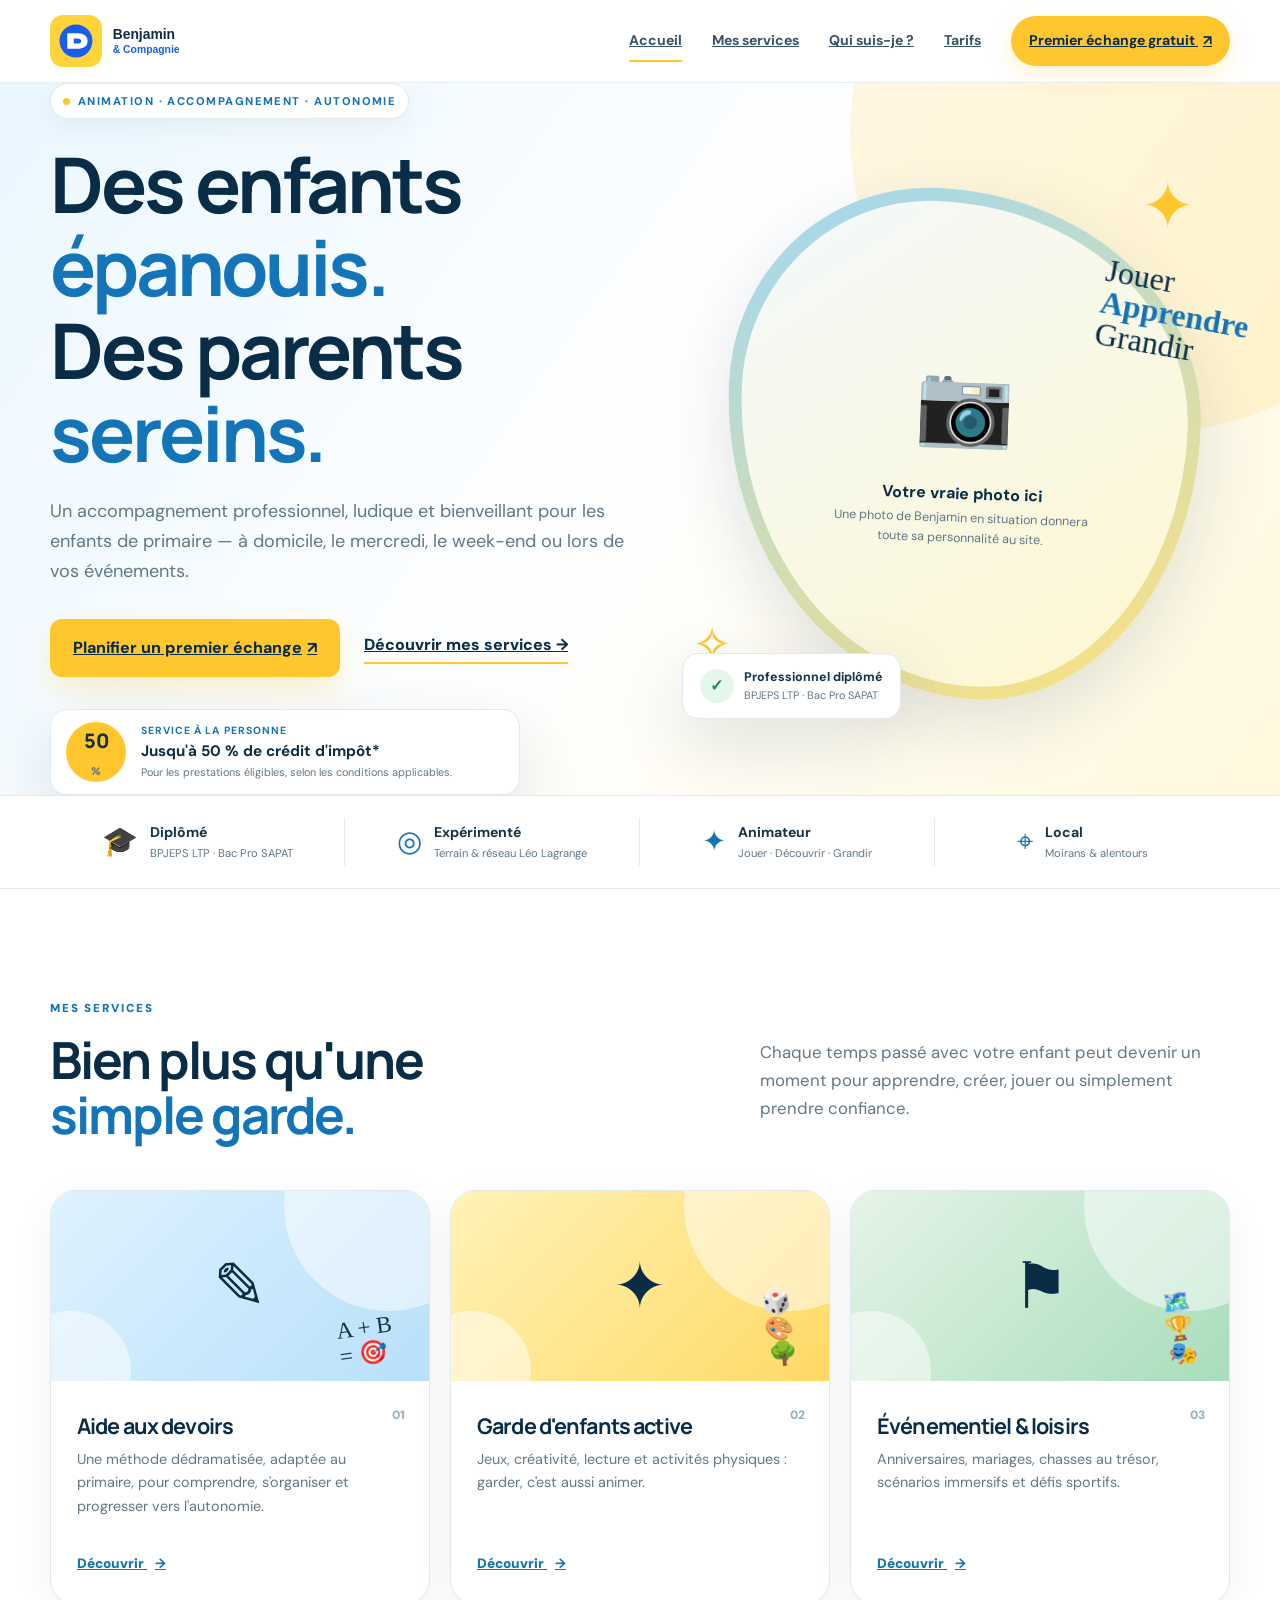
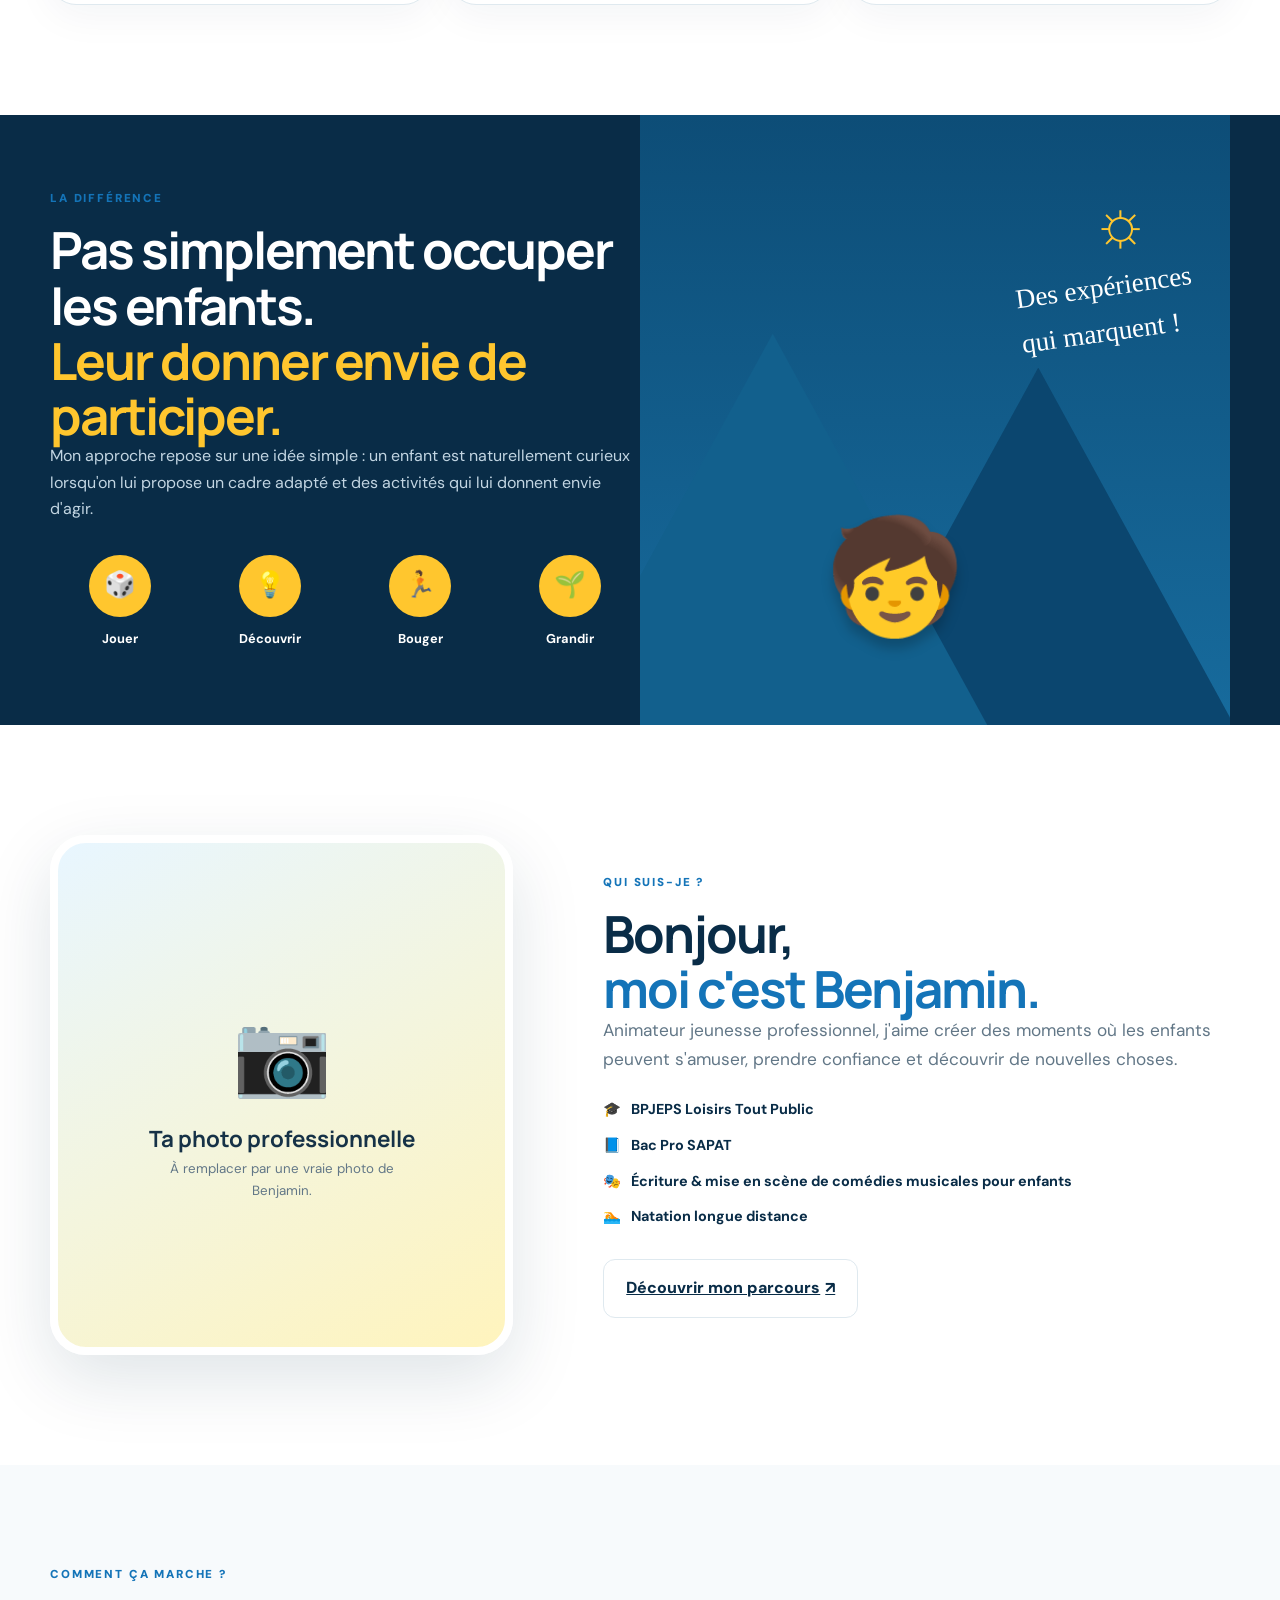
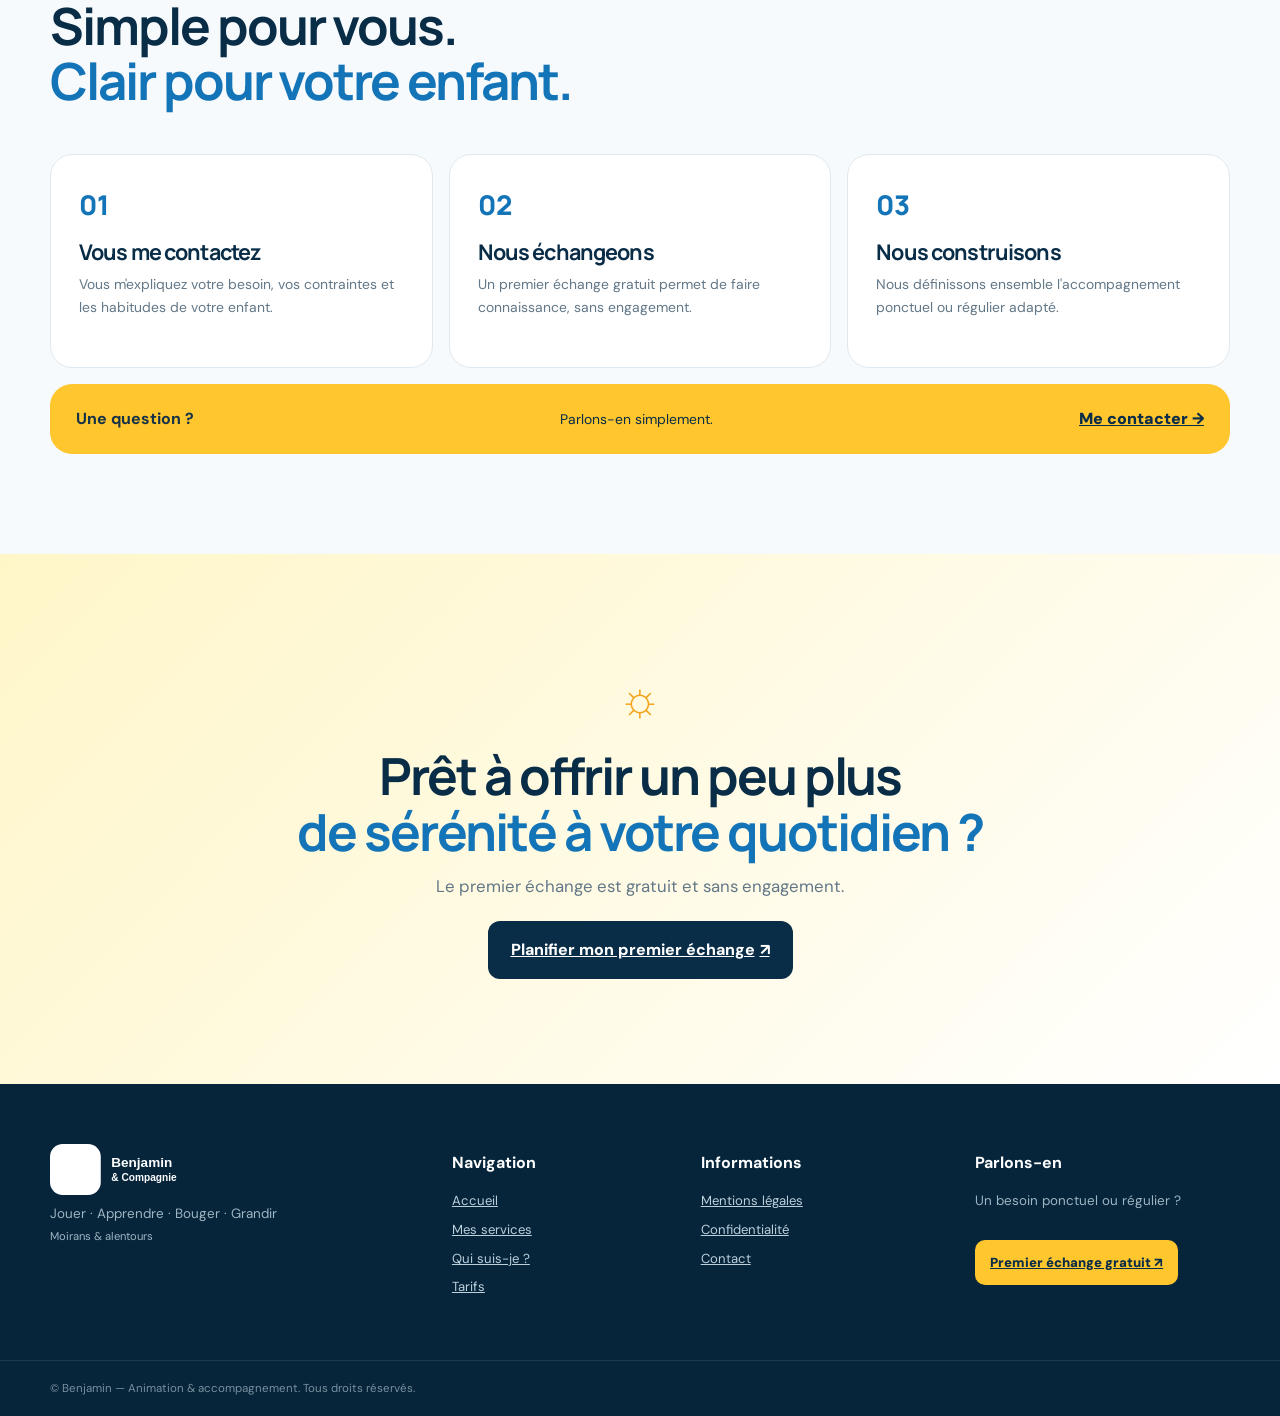
<file: index.html>
<!DOCTYPE html><html lang="fr"><head><meta charset="UTF-8"><meta name="viewport" content="width=device-width,initial-scale=1.0"><meta name="theme-color" content="#12304A"><meta name="description" content="Benjamin, animateur jeunesse professionnel à Moirans et alentours. Aide aux devoirs, garde active et animations pour enfants."><title>Benjamin — Jouer. Apprendre. Grandir.</title><link rel="icon" href="assets/favicon.svg" type="image/svg+xml"><link rel="preconnect" href="https://fonts.googleapis.com"><link rel="preconnect" href="https://fonts.gstatic.com" crossorigin><link href="https://fonts.googleapis.com/css2?family=DM+Sans:wght@400;500;600;700&family=Manrope:wght@600;700;800&display=swap" rel="stylesheet"><link rel="stylesheet" href="css/style.css"></head><body>
<header class="header"><div class="container nav"><a href="index.html" class="logo"><img src="assets/logo.svg" alt="Benjamin — Animation & accompagnement"></a><button class="hamb" aria-label="Menu" aria-expanded="false"><i></i><i></i><i></i></button><nav><a class="active" href="index.html">Accueil</a><a href="services.html">Mes services</a><a href="qui-suis-je.html">Qui suis-je ?</a><a href="tarifs.html">Tarifs</a><a href="contact.html" class="nav-btn">Premier échange gratuit <span>↗</span></a></nav></div></header>
<main>
<section class="hero-premium"><div class="hero-shape"></div><div class="container hero-inner"><div class="hero-copy reveal"><span class="pill"><b></b> ANIMATION · ACCOMPAGNEMENT · AUTONOMIE</span><h1>Des enfants<br><em>épanouis.</em><br>Des parents<br><em>sereins.</em></h1><p>Un accompagnement professionnel, ludique et bienveillant pour les enfants de primaire — à domicile, le mercredi, le week-end ou lors de vos événements.</p><div class="hero-buttons"><a class="btn yellow" href="contact.html">Planifier un premier échange <span>↗</span></a><a class="underlink" href="services.html">Découvrir mes services <span>→</span></a></div><div class="sap-premium"><div class="sap-round">50<small>%</small></div><div><b>SERVICE À LA PERSONNE</b><strong>Jusqu'à 50 % de crédit d'impôt*</strong><small>Pour les prestations éligibles, selon les conditions applicables.</small></div></div></div><div class="hero-art reveal delay"><div class="portrait-frame"><div class="portrait-placeholder"><div class="portrait-icon">📷</div><b>Votre vraie photo ici</b><span>Une photo de Benjamin en situation donnera toute sa personnalité au site.</span></div><div class="scribble">Jouer<br><strong>Apprendre</strong><br>Grandir</div></div><div class="orbit one">✦</div><div class="orbit two">✧</div><div class="mini-proof"><span>✓</span><div><b>Professionnel diplômé</b><small>BPJEPS LTP · Bac Pro SAPAT</small></div></div></div></div></section>
<section class="proofbar"><div class="container proof-grid"><div><span>🎓</span><div><b>Diplômé</b><small>BPJEPS LTP · Bac Pro SAPAT</small></div></div><div><span>◎</span><div><b>Expérimenté</b><small>Terrain & réseau Léo Lagrange</small></div></div><div><span>✦</span><div><b>Animateur</b><small>Jouer · Découvrir · Grandir</small></div></div><div><span>⌖</span><div><b>Local</b><small>Moirans & alentours</small></div></div></div></section>
<section class="section services-home"><div class="container"><div class="section-intro"><div><span class="eyebrow">MES SERVICES</span><h2>Bien plus qu'une<br><em>simple garde.</em></h2></div><p>Chaque temps passé avec votre enfant peut devenir un moment pour apprendre, créer, jouer ou simplement prendre confiance.</p></div><div class="service-grid"><article class="premium-card"><div class="card-art homework"><span>✎</span><div class="doodle">A + B<br>= 🎯</div></div><div class="card-body"><span class="card-index">01</span><h3>Aide aux devoirs</h3><p>Une méthode dédramatisée, adaptée au primaire, pour comprendre, s'organiser et progresser vers l'autonomie.</p><a href="services.html#devoirs">Découvrir <b>→</b></a></div></article><article class="premium-card"><div class="card-art play"><span>✦</span><div class="doodle">🎲<br>🎨<br>🌳</div></div><div class="card-body"><span class="card-index">02</span><h3>Garde d'enfants active</h3><p>Jeux, créativité, lecture et activités physiques : garder, c'est aussi animer.</p><a href="services.html#garde">Découvrir <b>→</b></a></div></article><article class="premium-card"><div class="card-art event"><span>⚑</span><div class="doodle">🗺️<br>🏆<br>🎭</div></div><div class="card-body"><span class="card-index">03</span><h3>Événementiel & loisirs</h3><p>Anniversaires, mariages, chasses au trésor, scénarios immersifs et défis sportifs.</p><a href="services.html#evenement">Découvrir <b>→</b></a></div></article></div></div></section>
<section class="difference"><div class="container difference-inner"><div class="difference-copy"><span class="eyebrow light">LA DIFFÉRENCE</span><h2>Pas simplement occuper les enfants.<br><em>Leur donner envie de participer.</em></h2><p>Mon approche repose sur une idée simple : un enfant est naturellement curieux lorsqu'on lui propose un cadre adapté et des activités qui lui donnent envie d'agir.</p><div class="values"><div><span>🎲</span><b>Jouer</b></div><div><span>💡</span><b>Découvrir</b></div><div><span>🏃</span><b>Bouger</b></div><div><span>🌱</span><b>Grandir</b></div></div></div><div class="mountain-art"><div class="sun">☼</div><div class="mountain m1"></div><div class="mountain m2"></div><div class="kid">🧒</div><span class="handnote">Des expériences<br>qui marquent !</span></div></div></section>
<section class="section about-home"><div class="container about-grid"><div class="about-photo"><div class="real-photo-placeholder"><span>📷</span><b>Ta photo professionnelle</b><small>À remplacer par une vraie photo de Benjamin.</small></div><span class="yellow-stroke"></span></div><div><span class="eyebrow">QUI SUIS-JE ?</span><h2>Bonjour,<br><em>moi c'est Benjamin.</em></h2><p class="large">Animateur jeunesse professionnel, j'aime créer des moments où les enfants peuvent s'amuser, prendre confiance et découvrir de nouvelles choses.</p><ul class="credentials"><li>🎓 <b>BPJEPS Loisirs Tout Public</b></li><li>📘 <b>Bac Pro SAPAT</b></li><li>🎭 <b>Écriture & mise en scène de comédies musicales pour enfants</b></li><li>🏊 <b>Natation longue distance</b></li></ul><a class="btn outline" href="qui-suis-je.html">Découvrir mon parcours <span>↗</span></a></div></div></section>
<section class="process"><div class="container"><div class="section-intro compact"><div><span class="eyebrow">COMMENT ÇA MARCHE ?</span><h2>Simple pour vous.<br><em>Clair pour votre enfant.</em></h2></div></div><div class="steps"><div><span>01</span><h3>Vous me contactez</h3><p>Vous m'expliquez votre besoin, vos contraintes et les habitudes de votre enfant.</p></div><div><span>02</span><h3>Nous échangeons</h3><p>Un premier échange gratuit permet de faire connaissance, sans engagement.</p></div><div><span>03</span><h3>Nous construisons</h3><p>Nous définissons ensemble l'accompagnement ponctuel ou régulier adapté.</p></div><aside><b>Une question ?</b><p>Parlons-en simplement.</p><a href="contact.html">Me contacter →</a></aside></div></div></section>
<section class="final-cta"><div class="container"><span class="sun-icon">☼</span><h2>Prêt à offrir un peu plus<br><em>de sérénité à votre quotidien ?</em></h2><p>Le premier échange est gratuit et sans engagement.</p><a class="btn navy" href="contact.html">Planifier mon premier échange <span>↗</span></a></div></section>
</main>
<footer class="footer"><div class="container footer-grid"><div><img src="assets/logo.svg" alt="Benjamin" class="footer-logo"><p>Jouer · Apprendre · Bouger · Grandir<br><small>Moirans & alentours</small></p></div><div><b>Navigation</b><a href="index.html">Accueil</a><a href="services.html">Mes services</a><a href="qui-suis-je.html">Qui suis-je ?</a><a href="tarifs.html">Tarifs</a></div><div><b>Informations</b><a href="mentions-legales.html">Mentions légales</a><a href="confidentialite.html">Confidentialité</a><a href="contact.html">Contact</a></div><div><b>Parlons-en</b><p>Un besoin ponctuel ou régulier ?</p><a class="footer-cta" href="contact.html">Premier échange gratuit ↗</a></div></div><div class="footer-bottom"><div class="container">© <span class="year"></span> Benjamin — Animation & accompagnement. Tous droits réservés.</div></div></footer><script src="js/script.js"></script></body></html>
</file>
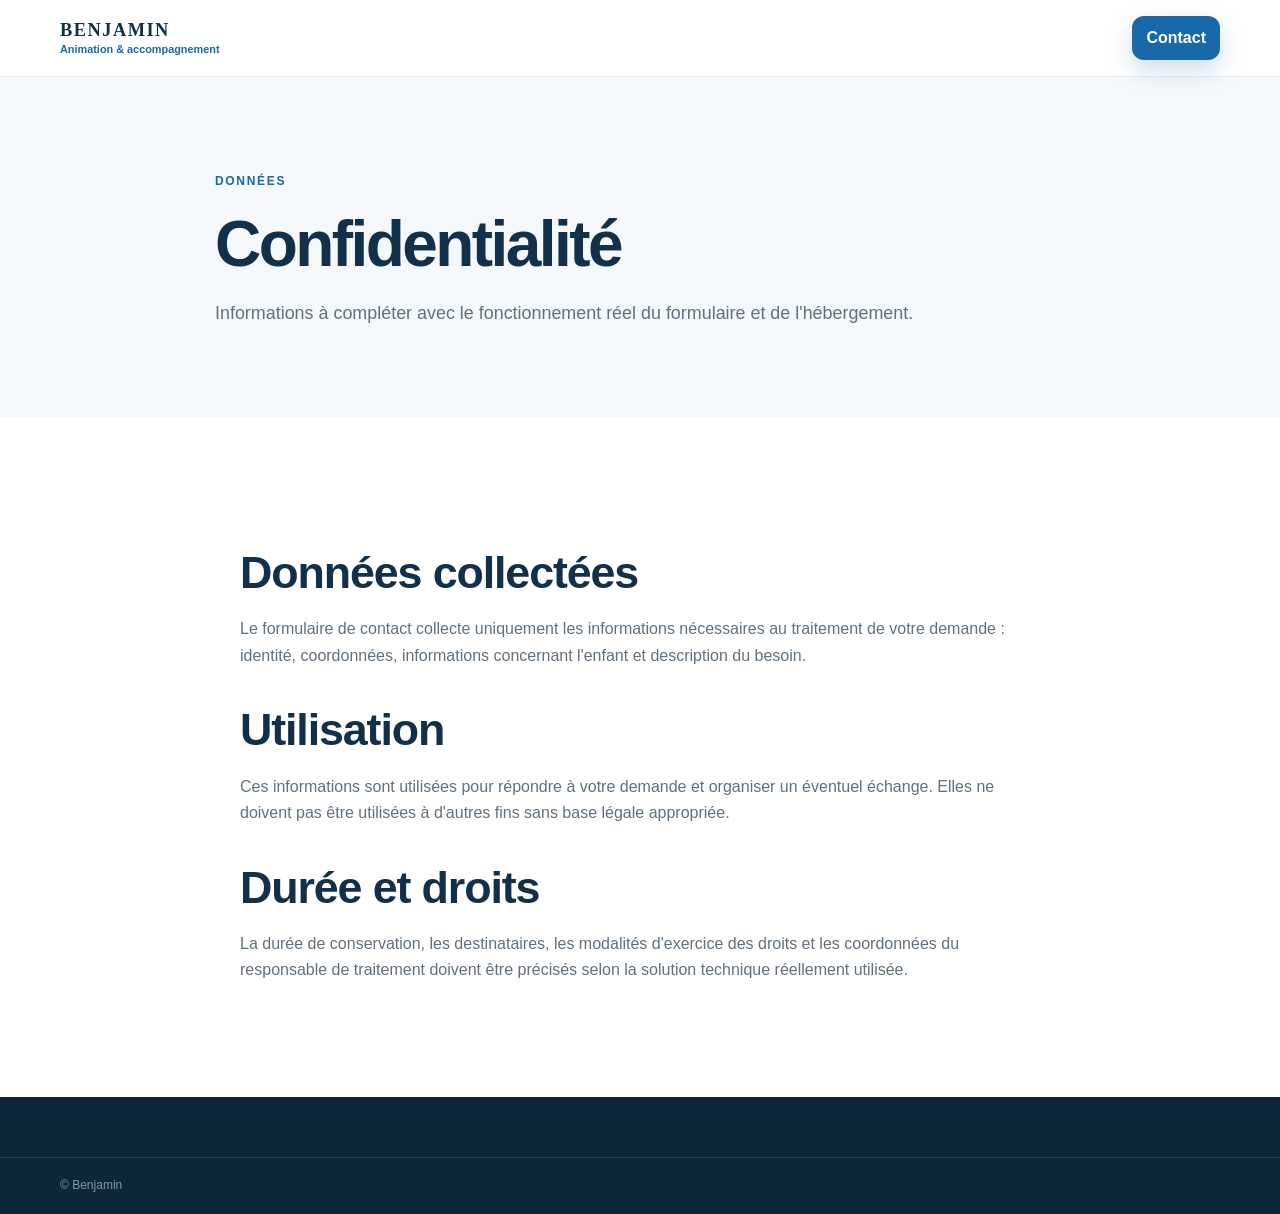
<file: confidentialite.html>
<!DOCTYPE html><html lang="fr"><head><meta charset="UTF-8"><meta name="viewport" content="width=device-width,initial-scale=1"><title>Confidentialité — Benjamin</title><link rel="stylesheet" href="css/legacy.css"></head><body><header class="site-header"><div class="container nav-wrap"><a class="brand" href="index.html"><span class="brand-name">BENJAMIN</span><span class="brand-sub">Animation & accompagnement</span></a><a class="btn btn-primary small-btn" href="contact.html">Contact</a></div></header><main><section class="page-hero"><div class="container narrow"><span class="eyebrow">DONNÉES</span><h1>Confidentialité</h1><p>Informations à compléter avec le fonctionnement réel du formulaire et de l'hébergement.</p></div></section><section class="section"><div class="container legal-content"><h2>Données collectées</h2><p>Le formulaire de contact collecte uniquement les informations nécessaires au traitement de votre demande : identité, coordonnées, informations concernant l'enfant et description du besoin.</p><h2>Utilisation</h2><p>Ces informations sont utilisées pour répondre à votre demande et organiser un éventuel échange. Elles ne doivent pas être utilisées à d'autres fins sans base légale appropriée.</p><h2>Durée et droits</h2><p>La durée de conservation, les destinataires, les modalités d'exercice des droits et les coordonnées du responsable de traitement doivent être précisés selon la solution technique réellement utilisée.</p></div></section></main><footer class="site-footer"><div class="footer-bottom"><div class="container">© <span class="year"></span> Benjamin</div></div></footer><script src="js/script.js"></script></body></html>
</file>
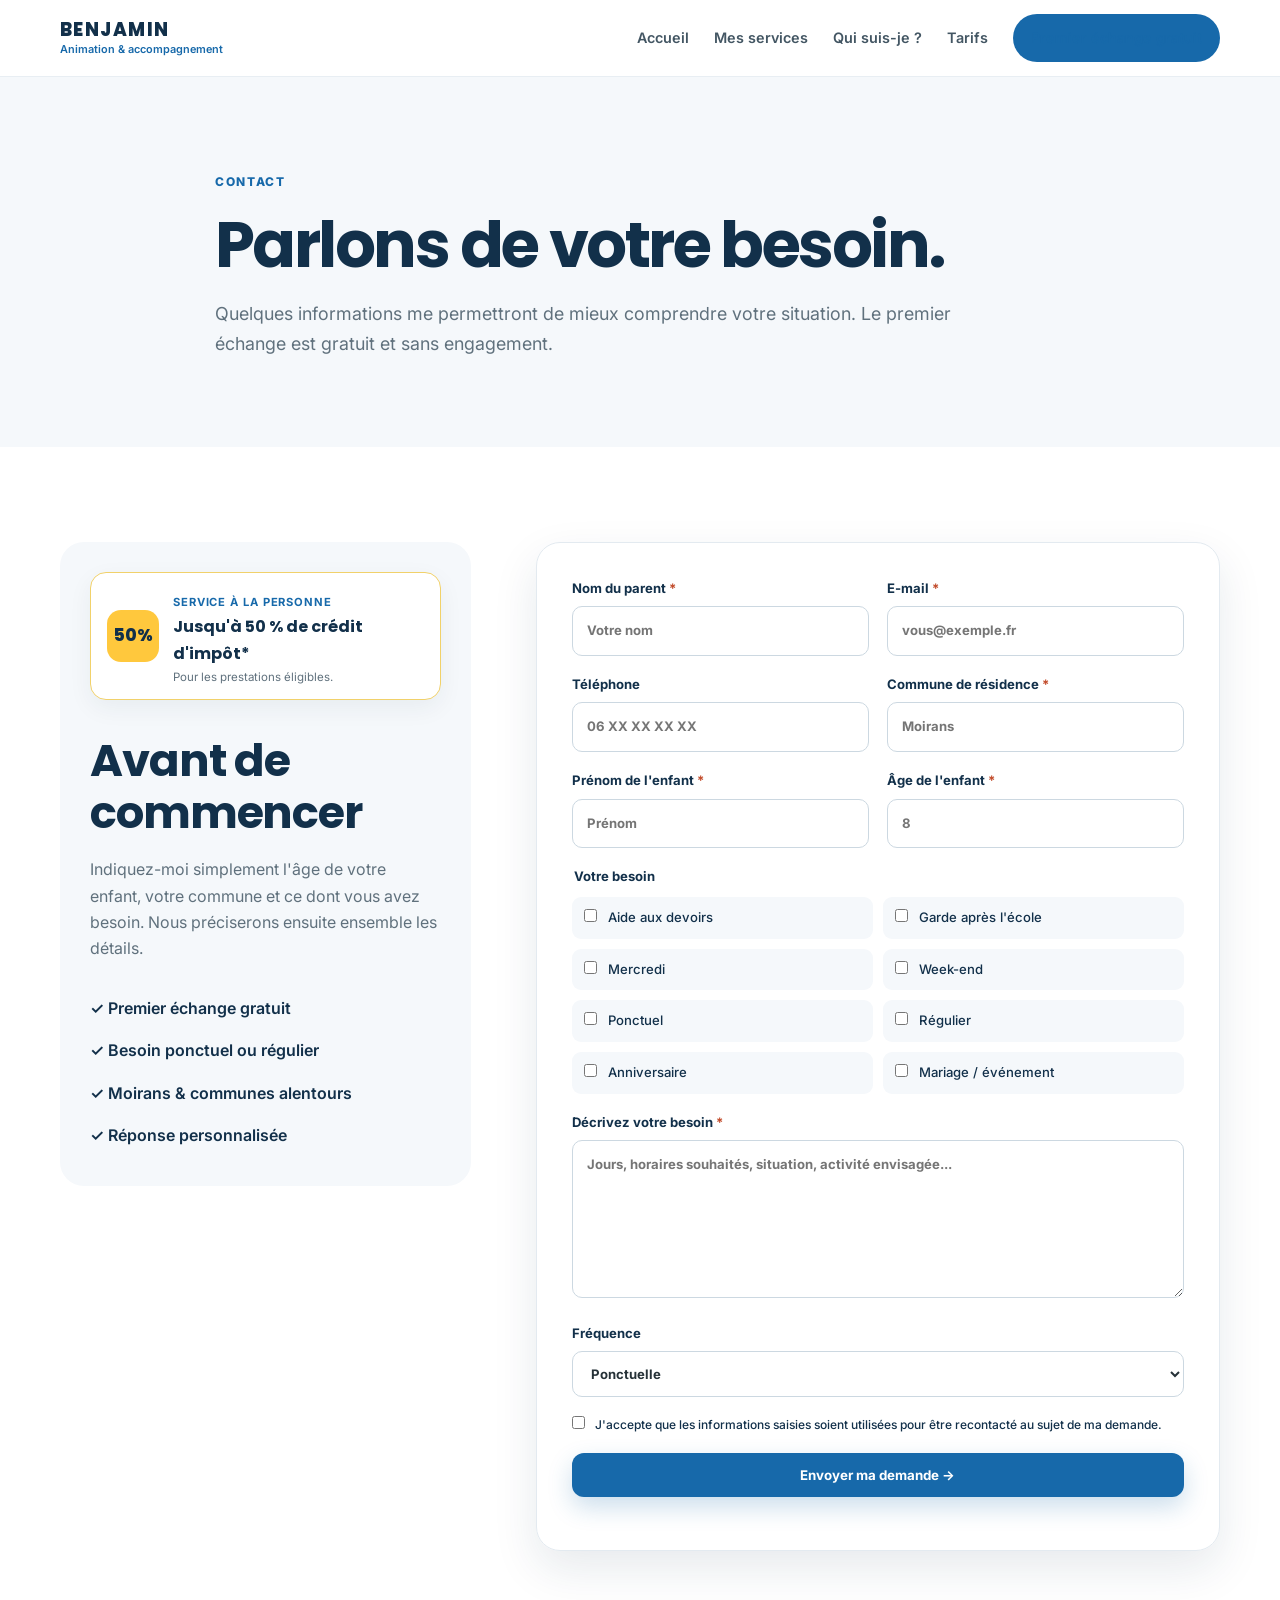
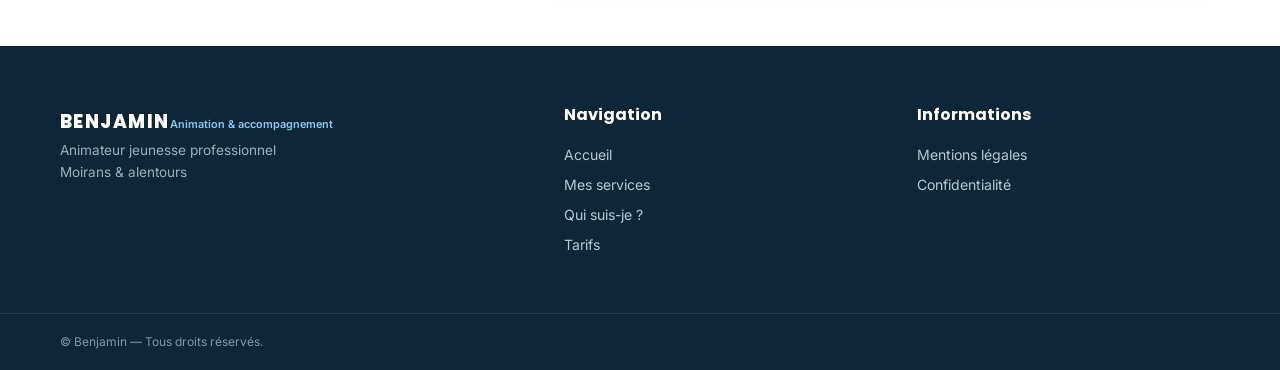
<file: contact.html>
<!DOCTYPE html>
<html lang="fr"><head><meta charset="UTF-8"><meta name="viewport" content="width=device-width, initial-scale=1.0"><meta name="description" content="Contactez Benjamin pour un accompagnement d'enfant à Moirans et alentours."><title>Contact — Benjamin</title><link rel="preconnect" href="https://fonts.googleapis.com"><link rel="preconnect" href="https://fonts.gstatic.com" crossorigin><link href="https://fonts.googleapis.com/css2?family=Inter:wght@400;500;600;700&family=Poppins:wght@600;700;800&display=swap" rel="stylesheet"><link rel="stylesheet" href="css/legacy.css"></head>
<body>
<header class="site-header"><div class="container nav-wrap"><a class="brand" href="index.html"><span class="brand-name">BENJAMIN</span><span class="brand-sub">Animation & accompagnement</span></a><button class="menu-toggle" aria-label="Ouvrir le menu" aria-expanded="false"><span></span><span></span><span></span></button><nav class="main-nav"><a href="index.html">Accueil</a><a href="services.html">Mes services</a><a href="qui-suis-je.html">Qui suis-je ?</a><a href="tarifs.html">Tarifs</a><a class="nav-cta active" href="contact.html">Premier échange gratuit</a></nav></div></header>
<main>
<section class="page-hero"><div class="container narrow"><span class="eyebrow">CONTACT</span><h1>Parlons de votre besoin.</h1><p>Quelques informations me permettront de mieux comprendre votre situation. Le premier échange est gratuit et sans engagement.</p></div></section>
<section class="section"><div class="container contact-grid"><aside class="contact-side"><div class="sap-badge"><span class="sap-icon">50%</span><div><strong>SERVICE À LA PERSONNE</strong><br><b>Jusqu'à 50 % de crédit d'impôt*</b><small>Pour les prestations éligibles.</small></div></div><h2>Avant de commencer</h2><p>Indiquez-moi simplement l'âge de votre enfant, votre commune et ce dont vous avez besoin. Nous préciserons ensuite ensemble les détails.</p><ul class="contact-list"><li>✓ Premier échange gratuit</li><li>✓ Besoin ponctuel ou régulier</li><li>✓ Moirans & communes alentours</li><li>✓ Réponse personnalisée</li></ul></aside>
<form class="contact-form" id="contactForm">
  <div class="form-row"><label>Nom du parent <span>*</span><input name="nom" required placeholder="Votre nom"></label><label>E-mail <span>*</span><input type="email" name="email" required placeholder="vous@exemple.fr"></label></div>
  <div class="form-row"><label>Téléphone<input type="tel" name="telephone" placeholder="06 XX XX XX XX"></label><label>Commune de résidence <span>*</span><input name="commune" required placeholder="Moirans"></label></div>
  <div class="form-row"><label>Prénom de l'enfant <span>*</span><input name="enfant" required placeholder="Prénom"></label><label>Âge de l'enfant <span>*</span><input type="number" name="age" min="1" max="18" required placeholder="8"></label></div>
  <fieldset><legend>Votre besoin</legend><div class="checkbox-grid"><label><input type="checkbox" name="besoin" value="Aide aux devoirs"> Aide aux devoirs</label><label><input type="checkbox" name="besoin" value="Garde après l'école"> Garde après l'école</label><label><input type="checkbox" name="besoin" value="Mercredi"> Mercredi</label><label><input type="checkbox" name="besoin" value="Week-end"> Week-end</label><label><input type="checkbox" name="besoin" value="Ponctuel"> Ponctuel</label><label><input type="checkbox" name="besoin" value="Régulier"> Régulier</label><label><input type="checkbox" name="besoin" value="Anniversaire"> Anniversaire</label><label><input type="checkbox" name="besoin" value="Mariage / événement"> Mariage / événement</label></div></fieldset>
<label>Décrivez votre besoin <span>*</span><textarea name="message" required rows="6" placeholder="Jours, horaires souhaités, situation, activité envisagée..."></textarea></label>
<label>Fréquence <select name="frequence"><option>Ponctuelle</option><option>Régulière</option><option>Je ne sais pas encore</option></select></label>
<label class="consent"><input type="checkbox" required> J'accepte que les informations saisies soient utilisées pour être recontacté au sujet de ma demande.</label>
<button class="btn btn-primary full" type="submit">Envoyer ma demande →</button>
<p class="form-status" id="formStatus" role="status"></p>
</form></div></section>
</main>
<footer class="site-footer"><div class="container footer-grid"><div><a class="brand footer-brand" href="index.html"><span class="brand-name">BENJAMIN</span><span class="brand-sub">Animation & accompagnement</span></a><p>Animateur jeunesse professionnel<br>Moirans & alentours</p></div><div><h4>Navigation</h4><a href="index.html">Accueil</a><a href="services.html">Mes services</a><a href="qui-suis-je.html">Qui suis-je ?</a><a href="tarifs.html">Tarifs</a></div><div><h4>Informations</h4><a href="mentions-legales.html">Mentions légales</a><a href="confidentialite.html">Confidentialité</a></div></div><div class="footer-bottom"><div class="container">© <span class="year"></span> Benjamin — Tous droits réservés.</div></div></footer><script src="js/script.js"></script></body></html>
</file>
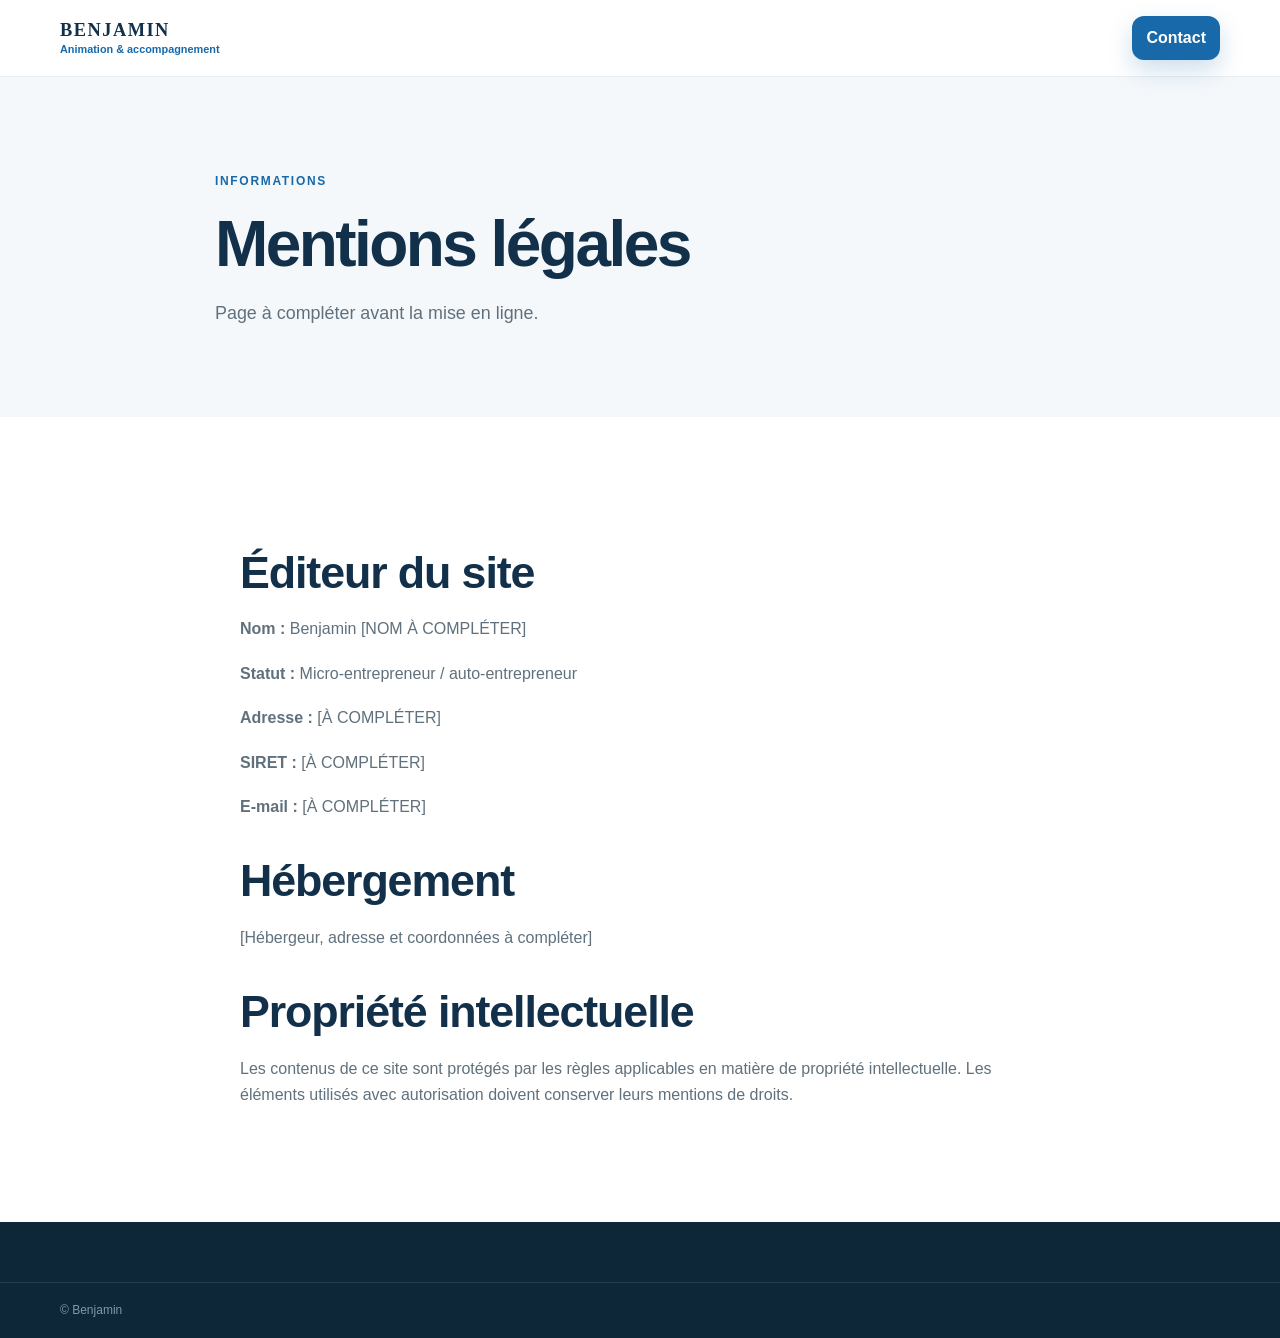
<file: mentions-legales.html>
<!DOCTYPE html><html lang="fr"><head><meta charset="UTF-8"><meta name="viewport" content="width=device-width,initial-scale=1"><title>Mentions légales — Benjamin</title><link rel="stylesheet" href="css/legacy.css"></head><body><header class="site-header"><div class="container nav-wrap"><a class="brand" href="index.html"><span class="brand-name">BENJAMIN</span><span class="brand-sub">Animation & accompagnement</span></a><a class="btn btn-primary small-btn" href="contact.html">Contact</a></div></header><main><section class="page-hero"><div class="container narrow"><span class="eyebrow">INFORMATIONS</span><h1>Mentions légales</h1><p>Page à compléter avant la mise en ligne.</p></div></section><section class="section"><div class="container legal-content"><h2>Éditeur du site</h2><p><strong>Nom :</strong> Benjamin [NOM À COMPLÉTER]</p><p><strong>Statut :</strong> Micro-entrepreneur / auto-entrepreneur</p><p><strong>Adresse :</strong> [À COMPLÉTER]</p><p><strong>SIRET :</strong> [À COMPLÉTER]</p><p><strong>E-mail :</strong> [À COMPLÉTER]</p><h2>Hébergement</h2><p>[Hébergeur, adresse et coordonnées à compléter]</p><h2>Propriété intellectuelle</h2><p>Les contenus de ce site sont protégés par les règles applicables en matière de propriété intellectuelle. Les éléments utilisés avec autorisation doivent conserver leurs mentions de droits.</p></div></section></main><footer class="site-footer"><div class="footer-bottom"><div class="container">© <span class="year"></span> Benjamin</div></div></footer><script src="js/script.js"></script></body></html>
</file>
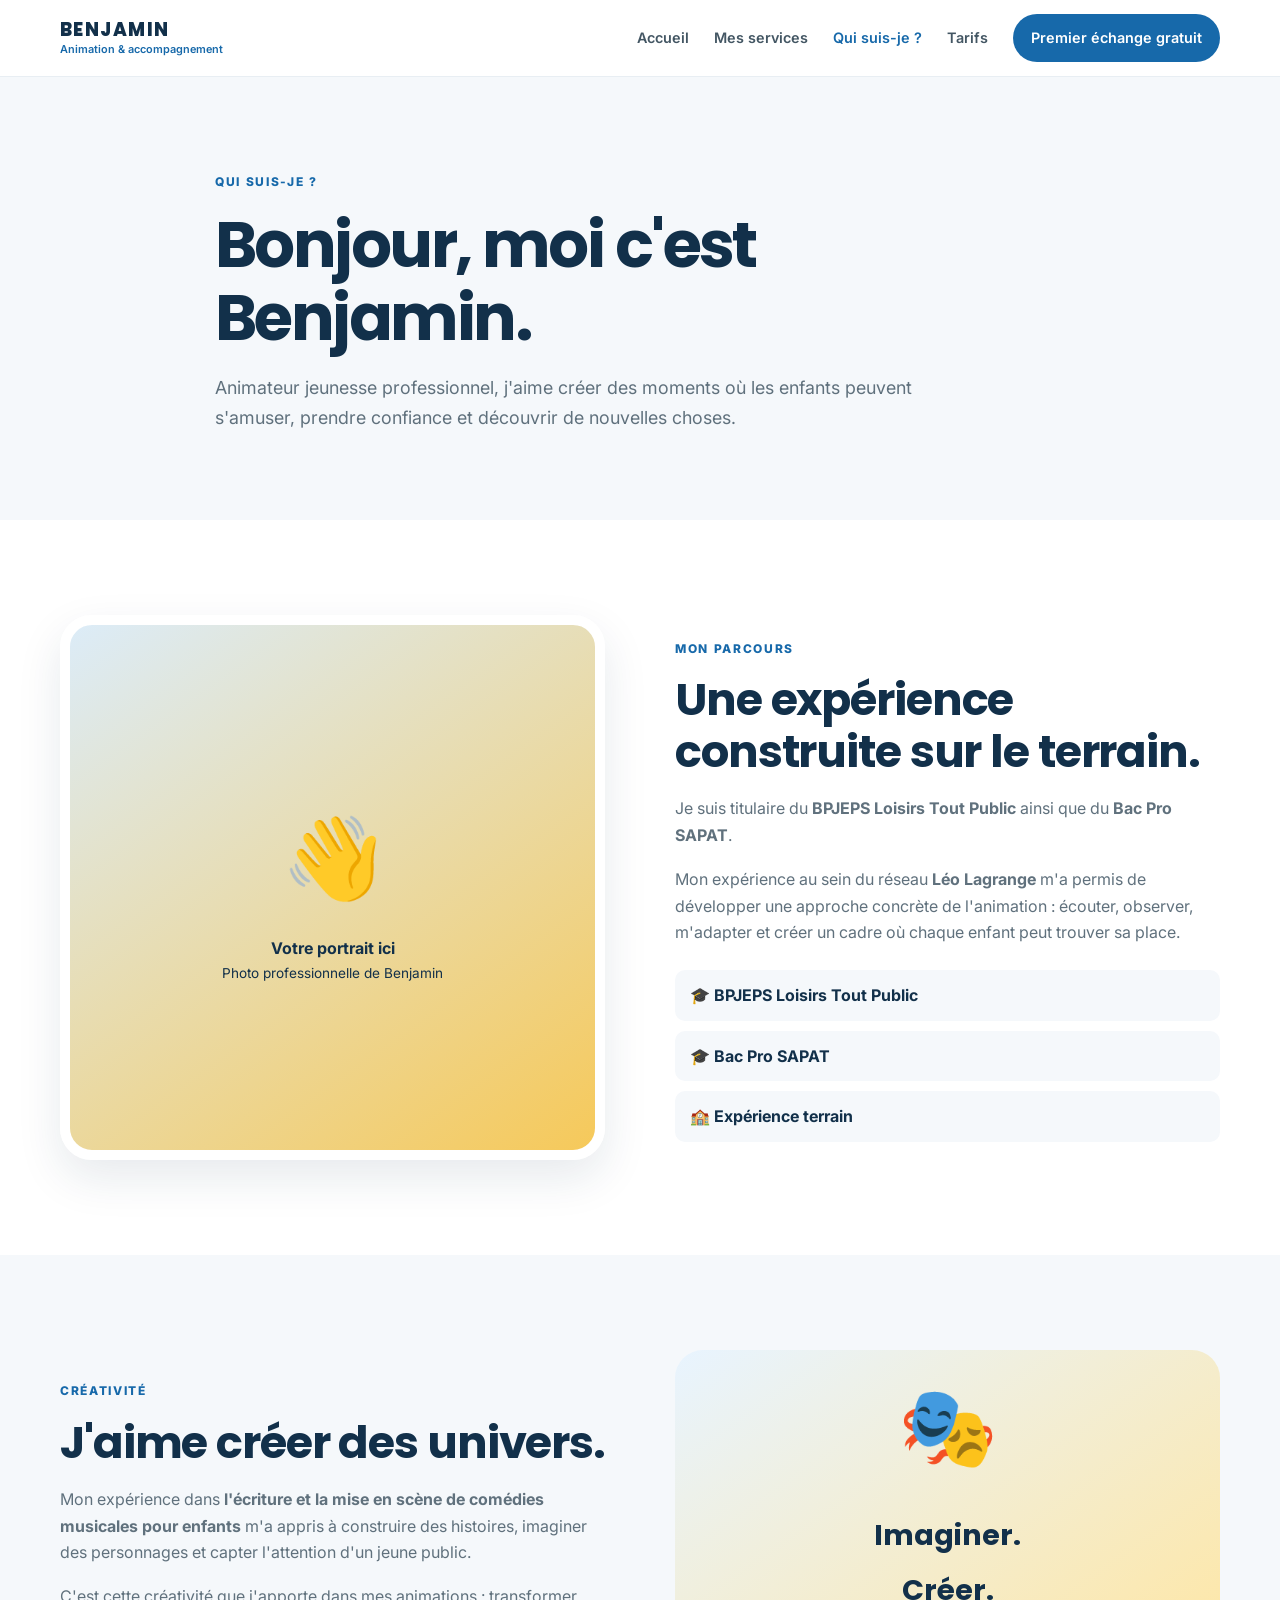
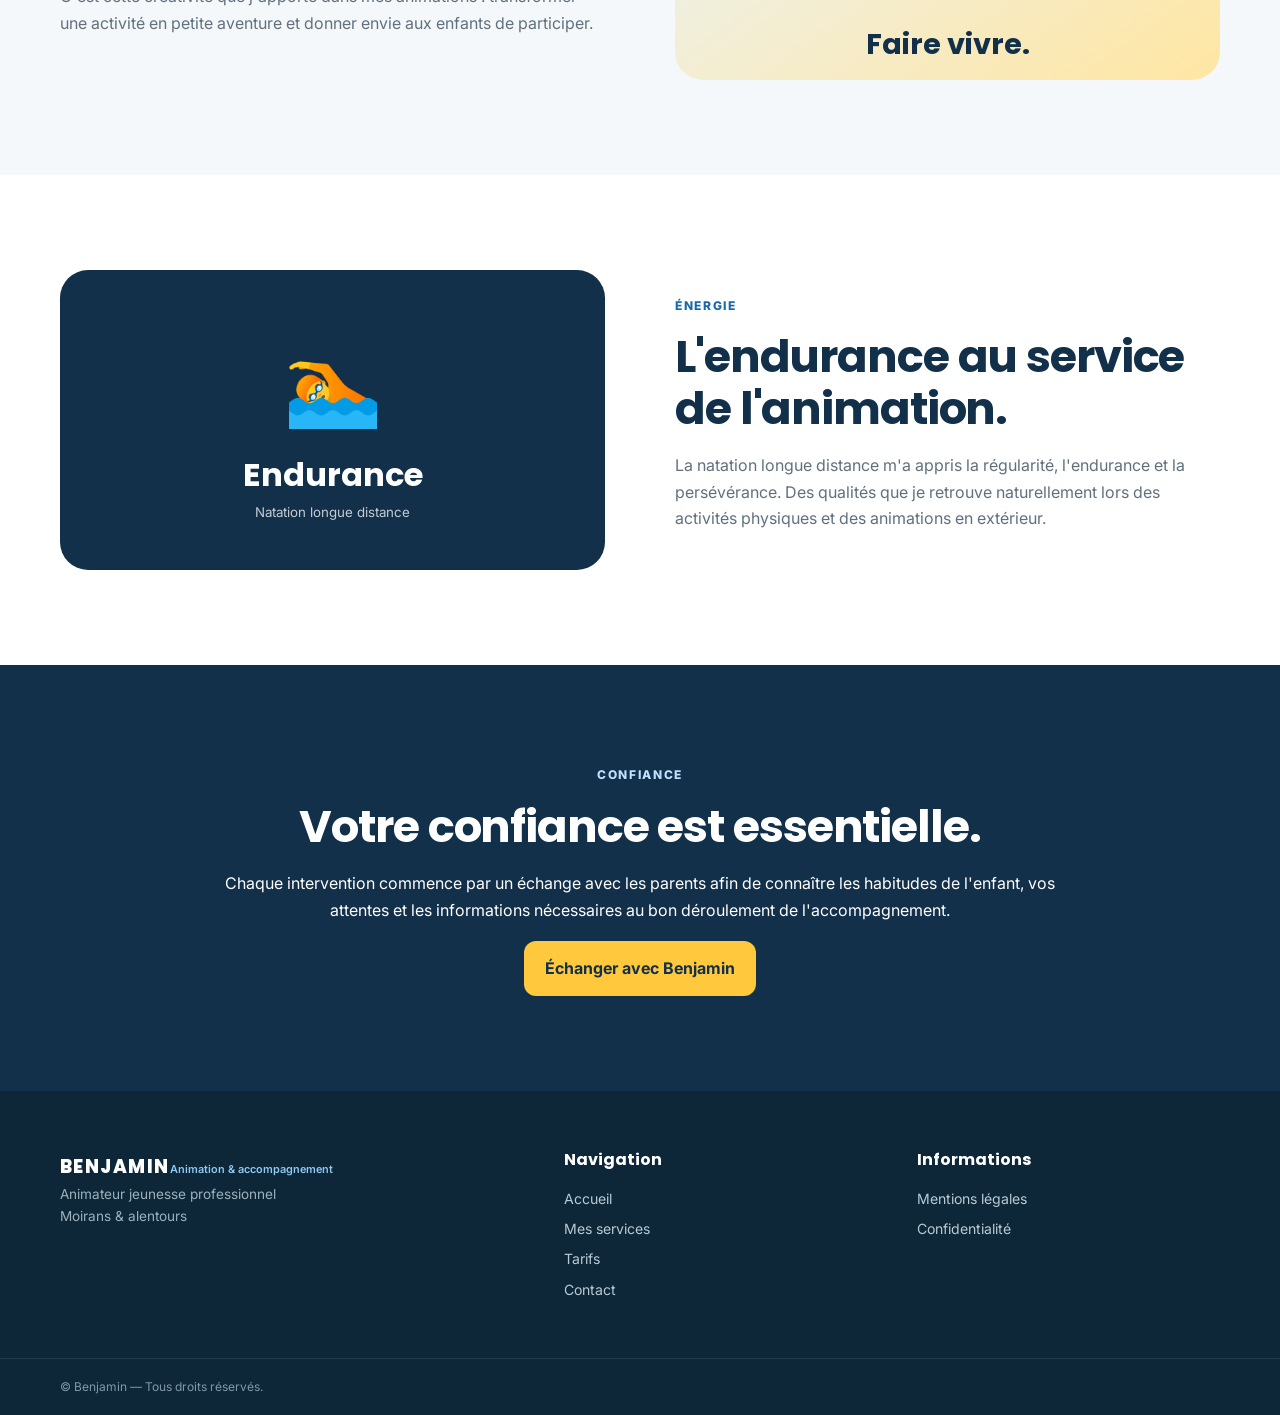
<file: qui-suis-je.html>
<!DOCTYPE html>
<html lang="fr"><head><meta charset="UTF-8"><meta name="viewport" content="width=device-width, initial-scale=1.0"><meta name="description" content="Découvrez le parcours de Benjamin, animateur jeunesse professionnel diplômé BPJEPS Loisirs Tout Public."><title>Qui suis-je ? — Benjamin</title><link rel="preconnect" href="https://fonts.googleapis.com"><link rel="preconnect" href="https://fonts.gstatic.com" crossorigin><link href="https://fonts.googleapis.com/css2?family=Inter:wght@400;500;600;700&family=Poppins:wght@600;700;800&display=swap" rel="stylesheet"><link rel="stylesheet" href="css/legacy.css"></head>
<body>
<header class="site-header"><div class="container nav-wrap"><a class="brand" href="index.html"><span class="brand-name">BENJAMIN</span><span class="brand-sub">Animation & accompagnement</span></a><button class="menu-toggle" aria-label="Ouvrir le menu" aria-expanded="false"><span></span><span></span><span></span></button><nav class="main-nav"><a href="index.html">Accueil</a><a href="services.html">Mes services</a><a class="active" href="qui-suis-je.html">Qui suis-je ?</a><a href="tarifs.html">Tarifs</a><a class="nav-cta" href="contact.html">Premier échange gratuit</a></nav></div></header>
<main>
<section class="page-hero"><div class="container narrow"><span class="eyebrow">QUI SUIS-JE ?</span><h1>Bonjour, moi c'est Benjamin.</h1><p>Animateur jeunesse professionnel, j'aime créer des moments où les enfants peuvent s'amuser, prendre confiance et découvrir de nouvelles choses.</p></div></section>
<section class="section"><div class="container split profile"><div class="image-card"><div class="photo-placeholder"><div class="photo-symbol">👋</div><strong>Votre portrait ici</strong><span>Photo professionnelle de Benjamin</span></div></div><div class="content"><span class="eyebrow">MON PARCOURS</span><h2>Une expérience construite sur le terrain.</h2><p>Je suis titulaire du <strong>BPJEPS Loisirs Tout Public</strong> ainsi que du <strong>Bac Pro SAPAT</strong>.</p><p>Mon expérience au sein du réseau <strong>Léo Lagrange</strong> m'a permis de développer une approche concrète de l'animation : écouter, observer, m'adapter et créer un cadre où chaque enfant peut trouver sa place.</p><div class="credential-list"><span>🎓 BPJEPS Loisirs Tout Public</span><span>🎓 Bac Pro SAPAT</span><span>🏫 Expérience terrain</span></div></div></div></section>
<section class="section soft"><div class="container split"><div class="content"><span class="eyebrow">CRÉATIVITÉ</span><h2>J'aime créer des univers.</h2><p>Mon expérience dans <strong>l'écriture et la mise en scène de comédies musicales pour enfants</strong> m'a appris à construire des histoires, imaginer des personnages et capter l'attention d'un jeune public.</p><p>C'est cette créativité que j'apporte dans mes animations : transformer une activité en petite aventure et donner envie aux enfants de participer.</p></div><div class="creative-card"><span>🎭</span><strong>Imaginer.</strong><strong>Créer.</strong><strong>Faire vivre.</strong></div></div></section>
<section class="section"><div class="container split"><div class="sport-card"><span>🏊</span><strong>Endurance</strong><small>Natation longue distance</small></div><div class="content"><span class="eyebrow">ÉNERGIE</span><h2>L'endurance au service de l'animation.</h2><p>La natation longue distance m'a appris la régularité, l'endurance et la persévérance. Des qualités que je retrouve naturellement lors des activités physiques et des animations en extérieur.</p></div></div></section>
<section class="section blue-section"><div class="container narrow center-text"><span class="eyebrow light">CONFIANCE</span><h2>Votre confiance est essentielle.</h2><p>Chaque intervention commence par un échange avec les parents afin de connaître les habitudes de l'enfant, vos attentes et les informations nécessaires au bon déroulement de l'accompagnement.</p><a class="btn btn-yellow" href="contact.html">Échanger avec Benjamin</a></div></section>
</main>
<footer class="site-footer"><div class="container footer-grid"><div><a class="brand footer-brand" href="index.html"><span class="brand-name">BENJAMIN</span><span class="brand-sub">Animation & accompagnement</span></a><p>Animateur jeunesse professionnel<br>Moirans & alentours</p></div><div><h4>Navigation</h4><a href="index.html">Accueil</a><a href="services.html">Mes services</a><a href="tarifs.html">Tarifs</a><a href="contact.html">Contact</a></div><div><h4>Informations</h4><a href="mentions-legales.html">Mentions légales</a><a href="confidentialite.html">Confidentialité</a></div></div><div class="footer-bottom"><div class="container">© <span class="year"></span> Benjamin — Tous droits réservés.</div></div></footer><script src="js/script.js"></script></body></html>
</file>
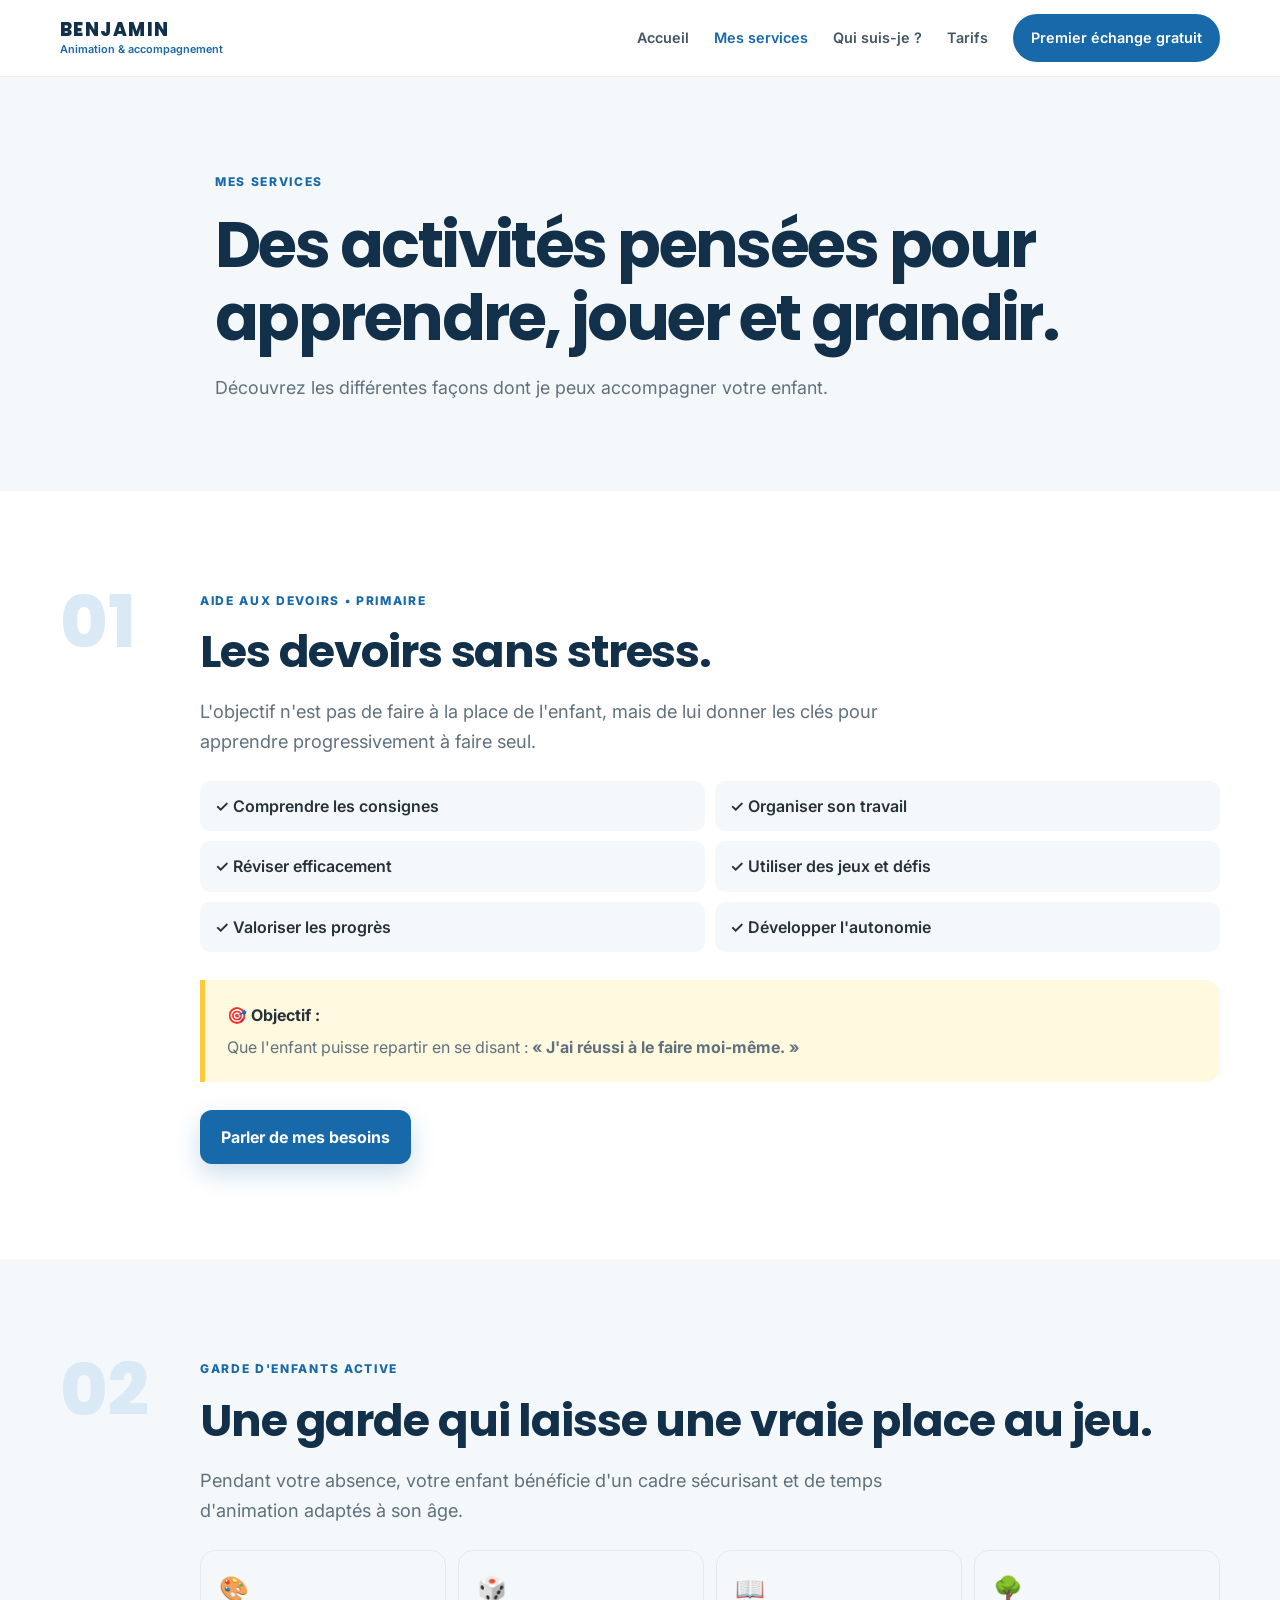
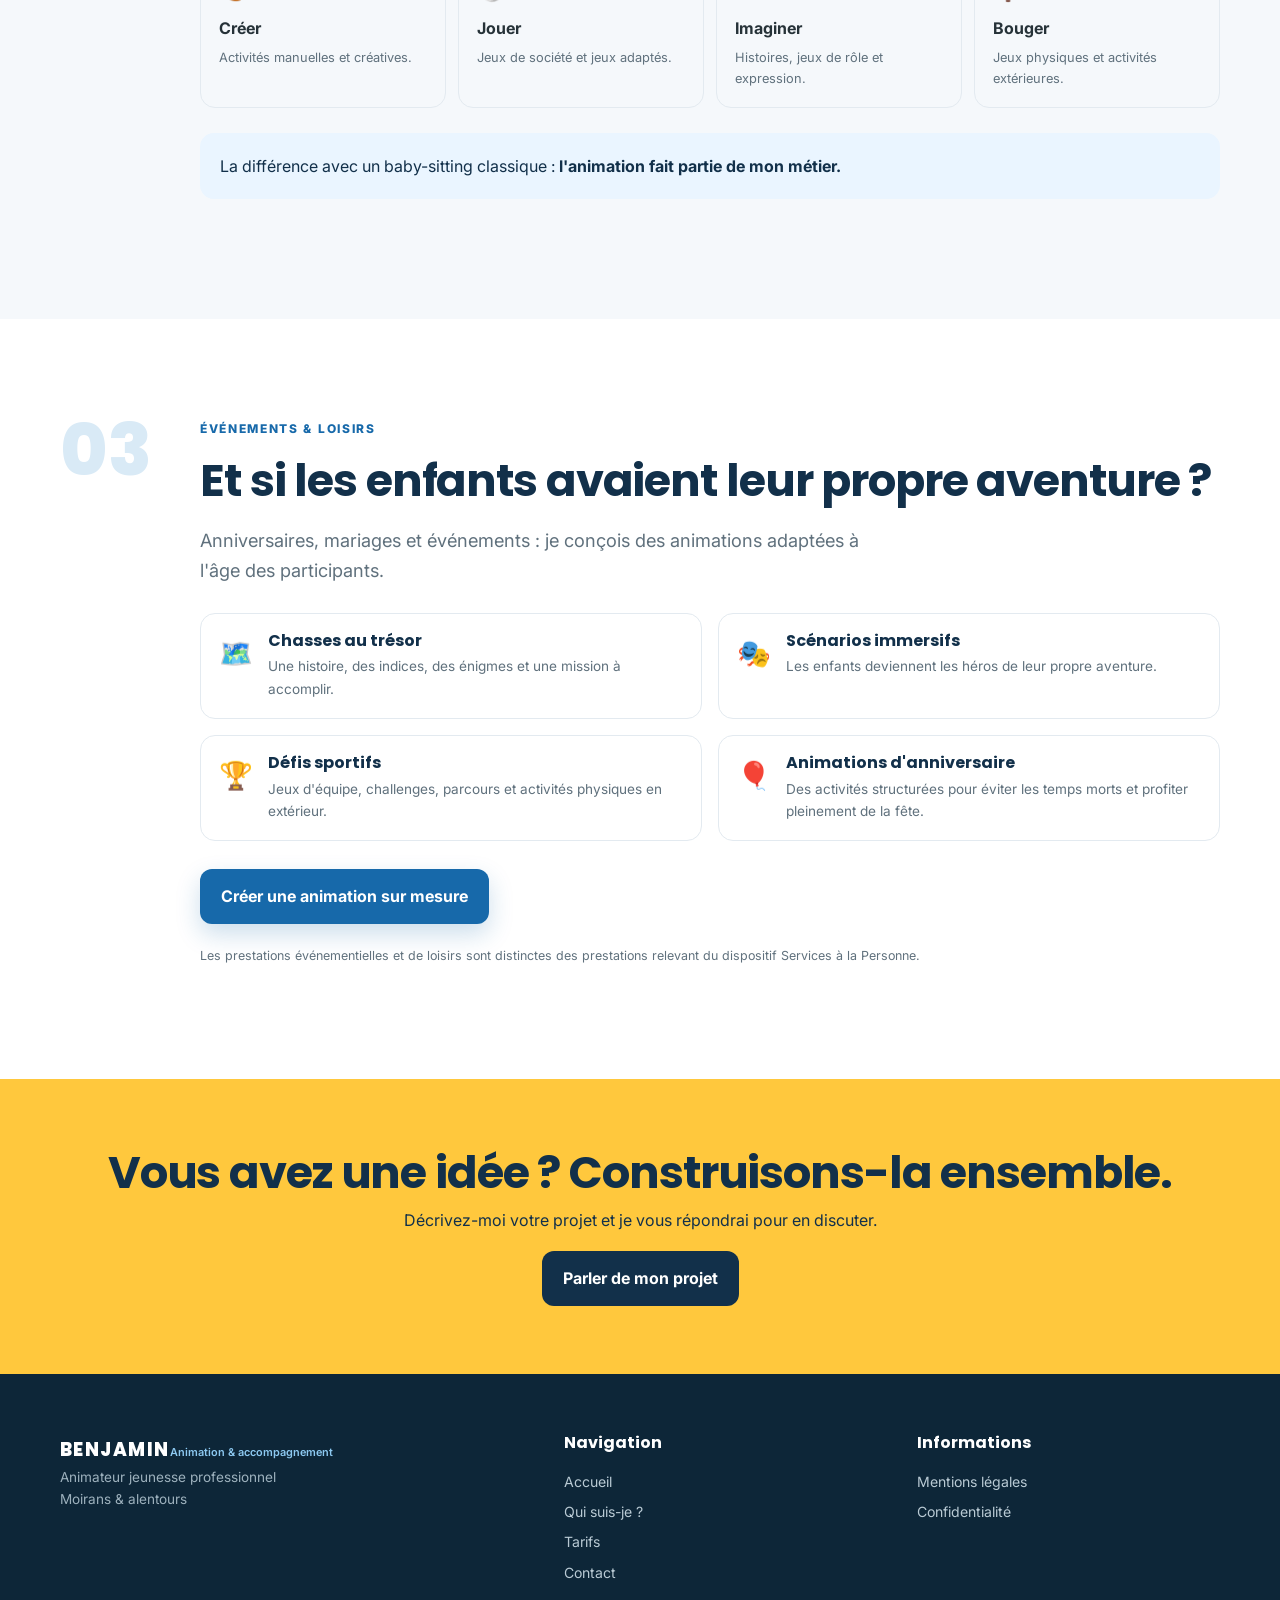
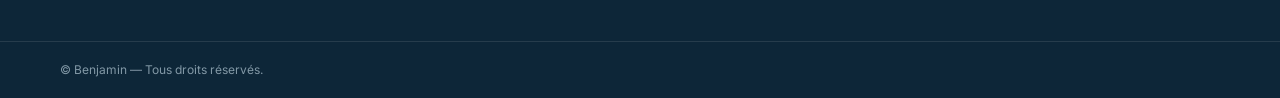
<file: services.html>
<!DOCTYPE html>
<html lang="fr"><head><meta charset="UTF-8"><meta name="viewport" content="width=device-width, initial-scale=1.0"><meta name="description" content="Aide aux devoirs, garde d'enfants active et animation événementielle à Moirans et alentours."><title>Mes services — Benjamin</title><link rel="preconnect" href="https://fonts.googleapis.com"><link rel="preconnect" href="https://fonts.gstatic.com" crossorigin><link href="https://fonts.googleapis.com/css2?family=Inter:wght@400;500;600;700&family=Poppins:wght@600;700;800&display=swap" rel="stylesheet"><link rel="stylesheet" href="css/legacy.css"></head>
<body>
<header class="site-header"><div class="container nav-wrap"><a class="brand" href="index.html"><span class="brand-name">BENJAMIN</span><span class="brand-sub">Animation & accompagnement</span></a><button class="menu-toggle" aria-label="Ouvrir le menu" aria-expanded="false"><span></span><span></span><span></span></button><nav class="main-nav"><a href="index.html">Accueil</a><a class="active" href="services.html">Mes services</a><a href="qui-suis-je.html">Qui suis-je ?</a><a href="tarifs.html">Tarifs</a><a class="nav-cta" href="contact.html">Premier échange gratuit</a></nav></div></header>
<main>
<section class="page-hero"><div class="container narrow"><span class="eyebrow">MES SERVICES</span><h1>Des activités pensées pour apprendre, jouer et grandir.</h1><p>Découvrez les différentes façons dont je peux accompagner votre enfant.</p></div></section>
<section class="section" id="devoirs"><div class="container service-detail"><div class="service-number">01</div><div><span class="eyebrow">AIDE AUX DEVOIRS • PRIMAIRE</span><h2>Les devoirs sans stress.</h2><p class="lead">L'objectif n'est pas de faire à la place de l'enfant, mais de lui donner les clés pour apprendre progressivement à faire seul.</p><div class="check-grid"><span>✓ Comprendre les consignes</span><span>✓ Organiser son travail</span><span>✓ Réviser efficacement</span><span>✓ Utiliser des jeux et défis</span><span>✓ Valoriser les progrès</span><span>✓ Développer l'autonomie</span></div><div class="highlight"><strong>🎯 Objectif :</strong><p>Que l'enfant puisse repartir en se disant : <strong>« J'ai réussi à le faire moi-même. »</strong></p></div><a class="btn btn-primary" href="contact.html">Parler de mes besoins</a></div></div></section>
<section class="section soft" id="garde"><div class="container service-detail reverse"><div class="service-number">02</div><div><span class="eyebrow">GARDE D'ENFANTS ACTIVE</span><h2>Une garde qui laisse une vraie place au jeu.</h2><p class="lead">Pendant votre absence, votre enfant bénéficie d'un cadre sécurisant et de temps d'animation adaptés à son âge.</p><div class="mini-cards"><div><span>🎨</span><strong>Créer</strong><p>Activités manuelles et créatives.</p></div><div><span>🎲</span><strong>Jouer</strong><p>Jeux de société et jeux adaptés.</p></div><div><span>📖</span><strong>Imaginer</strong><p>Histoires, jeux de rôle et expression.</p></div><div><span>🌳</span><strong>Bouger</strong><p>Jeux physiques et activités extérieures.</p></div></div><div class="quote">La différence avec un baby-sitting classique : <strong>l'animation fait partie de mon métier.</strong></div></div></div></section>
<section class="section" id="evenement"><div class="container service-detail"><div class="service-number">03</div><div><span class="eyebrow">ÉVÉNEMENTS & LOISIRS</span><h2>Et si les enfants avaient leur propre aventure ?</h2><p class="lead">Anniversaires, mariages et événements : je conçois des animations adaptées à l'âge des participants.</p><div class="event-list"><div><span>🗺️</span><div><h3>Chasses au trésor</h3><p>Une histoire, des indices, des énigmes et une mission à accomplir.</p></div></div><div><span>🎭</span><div><h3>Scénarios immersifs</h3><p>Les enfants deviennent les héros de leur propre aventure.</p></div></div><div><span>🏆</span><div><h3>Défis sportifs</h3><p>Jeux d'équipe, challenges, parcours et activités physiques en extérieur.</p></div></div><div><span>🎈</span><div><h3>Animations d'anniversaire</h3><p>Des activités structurées pour éviter les temps morts et profiter pleinement de la fête.</p></div></div></div><a class="btn btn-primary" href="contact.html">Créer une animation sur mesure</a><p class="legal-note">Les prestations événementielles et de loisirs sont distinctes des prestations relevant du dispositif Services à la Personne.</p></div></div></section>
<section class="cta-band"><div class="container"><h2>Vous avez une idée ? Construisons-la ensemble.</h2><p>Décrivez-moi votre projet et je vous répondrai pour en discuter.</p><a class="btn btn-dark" href="contact.html">Parler de mon projet</a></div></section>
</main>
<footer class="site-footer"><div class="container footer-grid"><div><a class="brand footer-brand" href="index.html"><span class="brand-name">BENJAMIN</span><span class="brand-sub">Animation & accompagnement</span></a><p>Animateur jeunesse professionnel<br>Moirans & alentours</p></div><div><h4>Navigation</h4><a href="index.html">Accueil</a><a href="qui-suis-je.html">Qui suis-je ?</a><a href="tarifs.html">Tarifs</a><a href="contact.html">Contact</a></div><div><h4>Informations</h4><a href="mentions-legales.html">Mentions légales</a><a href="confidentialite.html">Confidentialité</a></div></div><div class="footer-bottom"><div class="container">© <span class="year"></span> Benjamin — Tous droits réservés.</div></div></footer><script src="js/script.js"></script></body></html>
</file>
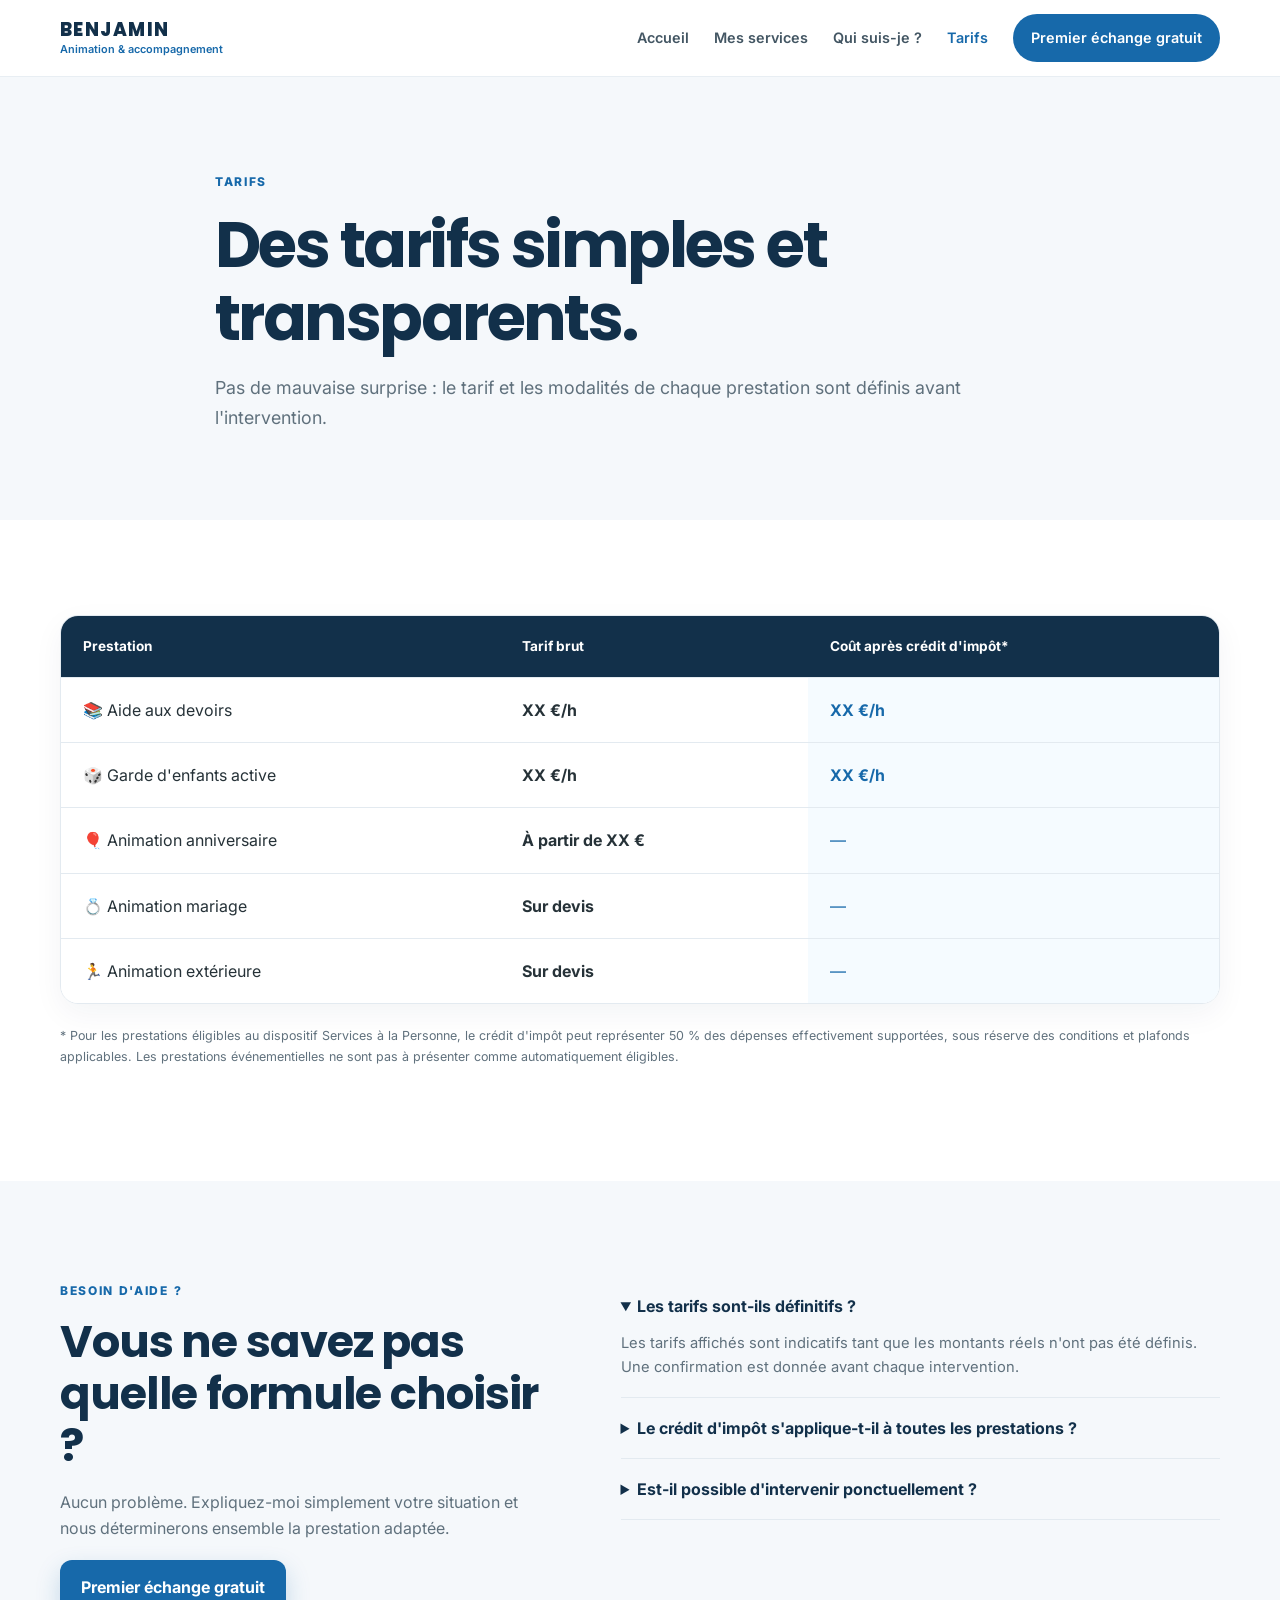
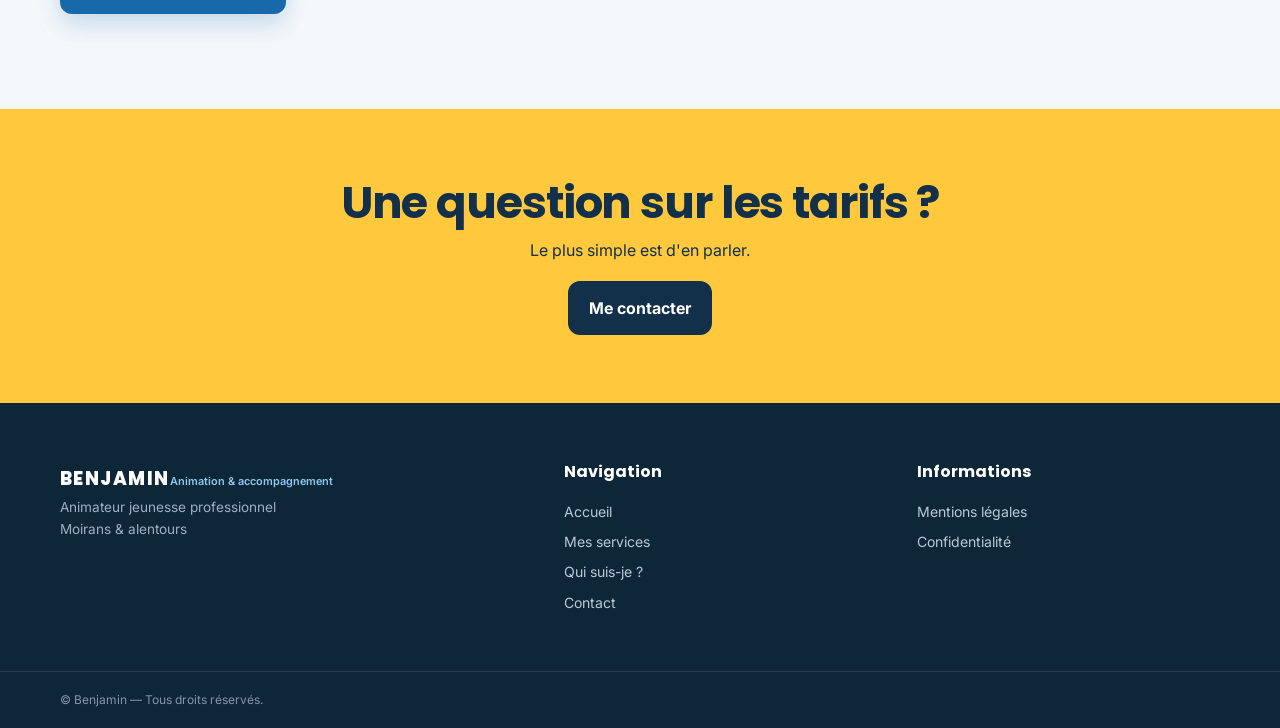
<file: tarifs.html>
<!DOCTYPE html>
<html lang="fr"><head><meta charset="UTF-8"><meta name="viewport" content="width=device-width, initial-scale=1.0"><meta name="description" content="Tarifs des prestations de Benjamin, animateur jeunesse à Moirans et alentours."><title>Tarifs — Benjamin</title><link rel="preconnect" href="https://fonts.googleapis.com"><link rel="preconnect" href="https://fonts.gstatic.com" crossorigin><link href="https://fonts.googleapis.com/css2?family=Inter:wght@400;500;600;700&family=Poppins:wght@600;700;800&display=swap" rel="stylesheet"><link rel="stylesheet" href="css/legacy.css"></head>
<body>
<header class="site-header"><div class="container nav-wrap"><a class="brand" href="index.html"><span class="brand-name">BENJAMIN</span><span class="brand-sub">Animation & accompagnement</span></a><button class="menu-toggle" aria-label="Ouvrir le menu" aria-expanded="false"><span></span><span></span><span></span></button><nav class="main-nav"><a href="index.html">Accueil</a><a href="services.html">Mes services</a><a href="qui-suis-je.html">Qui suis-je ?</a><a class="active" href="tarifs.html">Tarifs</a><a class="nav-cta" href="contact.html">Premier échange gratuit</a></nav></div></header>
<main>
<section class="page-hero"><div class="container narrow"><span class="eyebrow">TARIFS</span><h1>Des tarifs simples et transparents.</h1><p>Pas de mauvaise surprise : le tarif et les modalités de chaque prestation sont définis avant l'intervention.</p></div></section>
<section class="section"><div class="container"><div class="pricing-table-wrap"><table class="pricing-table"><thead><tr><th>Prestation</th><th>Tarif brut</th><th>Coût après crédit d'impôt*</th></tr></thead><tbody>
<tr><td>📚 Aide aux devoirs</td><td><strong>XX €/h</strong></td><td><strong>XX €/h</strong></td></tr>
<tr><td>🎲 Garde d'enfants active</td><td><strong>XX €/h</strong></td><td><strong>XX €/h</strong></td></tr>
<tr><td>🎈 Animation anniversaire</td><td><strong>À partir de XX €</strong></td><td>—</td></tr>
<tr><td>💍 Animation mariage</td><td><strong>Sur devis</strong></td><td>—</td></tr>
<tr><td>🏃 Animation extérieure</td><td><strong>Sur devis</strong></td><td>—</td></tr>
</tbody></table></div><p class="table-note">* Pour les prestations éligibles au dispositif Services à la Personne, le crédit d'impôt peut représenter 50 % des dépenses effectivement supportées, sous réserve des conditions et plafonds applicables. Les prestations événementielles ne sont pas à présenter comme automatiquement éligibles.</p></div></section>
<section class="section soft"><div class="container faq-grid"><div><span class="eyebrow">BESOIN D'AIDE ?</span><h2>Vous ne savez pas quelle formule choisir ?</h2><p>Aucun problème. Expliquez-moi simplement votre situation et nous déterminerons ensemble la prestation adaptée.</p><a class="btn btn-primary" href="contact.html">Premier échange gratuit</a></div><div class="faq"><details open><summary>Les tarifs sont-ils définitifs ?</summary><p>Les tarifs affichés sont indicatifs tant que les montants réels n'ont pas été définis. Une confirmation est donnée avant chaque intervention.</p></details><details><summary>Le crédit d'impôt s'applique-t-il à toutes les prestations ?</summary><p>Non. Seules les prestations entrant dans le cadre réglementaire des services à la personne peuvent être concernées, sous conditions.</p></details><details><summary>Est-il possible d'intervenir ponctuellement ?</summary><p>Oui. Les accompagnements peuvent être ponctuels ou réguliers selon vos besoins et les disponibilités.</p></details></div></div></section>
<section class="cta-band"><div class="container"><h2>Une question sur les tarifs ?</h2><p>Le plus simple est d'en parler.</p><a class="btn btn-dark" href="contact.html">Me contacter</a></div></section>
</main>
<footer class="site-footer"><div class="container footer-grid"><div><a class="brand footer-brand" href="index.html"><span class="brand-name">BENJAMIN</span><span class="brand-sub">Animation & accompagnement</span></a><p>Animateur jeunesse professionnel<br>Moirans & alentours</p></div><div><h4>Navigation</h4><a href="index.html">Accueil</a><a href="services.html">Mes services</a><a href="qui-suis-je.html">Qui suis-je ?</a><a href="contact.html">Contact</a></div><div><h4>Informations</h4><a href="mentions-legales.html">Mentions légales</a><a href="confidentialite.html">Confidentialité</a></div></div><div class="footer-bottom"><div class="container">© <span class="year"></span> Benjamin — Tous droits réservés.</div></div></footer><script src="js/script.js"></script></body></html>
</file>
<file: css/style.css>
:root{--navy:#092c47;--blue:#1474b8;--blue2:#dff2ff;--yellow:#ffc62e;--orange:#f6a21a;--ink:#163247;--muted:#627787;--line:#dfe9ef;--paper:#f7fafc;--white:#fff;--shadow:0 24px 70px rgba(9,44,71,.13)}*{box-sizing:border-box}html{scroll-behavior:smooth}body{margin:0;font-family:"DM Sans",sans-serif;color:var(--ink);line-height:1.65;background:#fff;overflow-x:hidden}h1,h2,h3{font-family:Manrope,sans-serif;line-height:1.08;margin:0;color:var(--navy);letter-spacing:-.04em}h1{font-size:clamp(3.4rem,6vw,6.3rem)}h2{font-size:clamp(2.3rem,4vw,4rem)}h3{font-size:1.35rem}p{color:var(--muted);margin:0 0 20px}.container{width:min(1180px,calc(100% - 44px));margin:auto}.header{position:sticky;top:0;z-index:100;background:rgba(255,255,255,.92);backdrop-filter:blur(16px);border-bottom:1px solid rgba(223,233,239,.75)}.nav{height:82px;display:flex;align-items:center;justify-content:space-between}.logo img{width:225px;height:auto;display:block}.nav nav{display:flex;align-items:center;gap:30px;font-weight:700;font-size:.88rem}.nav nav a{color:#375365;position:relative}.nav nav a:not(.nav-btn):after{content:"";position:absolute;left:0;right:0;bottom:-9px;height:2px;background:var(--yellow);transform:scaleX(0);transition:.25s}.nav nav a:hover:after,.nav nav a.active:after{transform:scaleX(1)}.nav-btn{background:var(--yellow);padding:13px 18px;border-radius:999px;color:var(--navy)!important;box-shadow:0 8px 22px rgba(255,198,46,.22)}.nav-btn span,.btn span{margin-left:5px}.hamb{display:none;border:0;background:none}.hamb i{display:block;width:25px;height:2px;background:var(--navy);margin:5px}.hero-premium{position:relative;min-height:710px;background:linear-gradient(125deg,#eaf7ff,#fff 52%,#fff8dd);overflow:hidden}.hero-shape{position:absolute;width:600px;height:600px;border-radius:50%;background:rgba(255,198,46,.15);right:-170px;top:-250px}.hero-inner{min-height:710px;display:grid;grid-template-columns:1.03fr .97fr;align-items:center;gap:50px}.pill{display:inline-flex;align-items:center;gap:8px;padding:8px 12px;border-radius:999px;background:#fff;border:1px solid var(--line);font-size:.7rem;font-weight:800;letter-spacing:.13em;color:var(--blue);box-shadow:0 8px 25px rgba(9,44,71,.06)}.pill b{width:7px;height:7px;background:var(--yellow);border-radius:50%}.hero-copy h1{margin:24px 0 22px}.hero-copy h1 em,h2 em{font-style:normal;color:var(--blue)}.hero-copy>p{font-size:1.13rem;max-width:640px}.hero-buttons{display:flex;align-items:center;gap:24px;margin:32px 0}.btn{display:inline-flex;align-items:center;justify-content:center;padding:15px 22px;border-radius:12px;font-weight:800;border:1px solid transparent;transition:.25s;cursor:pointer}.btn.yellow{background:var(--yellow);color:var(--navy);box-shadow:0 12px 28px rgba(255,198,46,.24)}.btn.yellow:hover,.btn.navy:hover{transform:translateY(-3px);box-shadow:0 18px 35px rgba(9,44,71,.18)}.btn.outline{border-color:var(--line);color:var(--navy);background:#fff}.btn.outline:hover{border-color:var(--blue);color:var(--blue)}.underlink{font-weight:800;color:var(--navy);border-bottom:2px solid var(--yellow);padding-bottom:4px}.sap-premium{display:flex;align-items:center;gap:15px;max-width:470px;background:#fff;border:1px solid var(--line);padding:12px 15px;border-radius:17px;box-shadow:var(--shadow)}.sap-round{width:60px;height:60px;border-radius:50%;background:var(--yellow);display:grid;place-items:center;font-family:Manrope;font-weight:800;font-size:1.25rem;flex:0 0 auto}.sap-round small{font-size:.7rem}.sap-premium b,.sap-premium strong,.sap-premium small{display:block}.sap-premium b{font-size:.65rem;letter-spacing:.1em;color:var(--blue)}.sap-premium strong{font-size:.95rem;color:var(--navy)}.sap-premium small{font-size:.68rem;color:var(--muted)}.hero-art{position:relative;height:590px}.portrait-frame{position:absolute;inset:45px 30px 35px 45px;border-radius:42% 58% 45% 55%/40% 45% 55% 60%;background:linear-gradient(150deg,#9ed7f5,#ffe27b);padding:13px;box-shadow:var(--shadow);transform:rotate(2deg)}.portrait-placeholder{width:100%;height:100%;border-radius:inherit;background:linear-gradient(145deg,#f3f9fc,#fff7cf);display:flex;align-items:center;justify-content:center;flex-direction:column;text-align:center;color:var(--navy);padding:30px}.portrait-icon{font-size:5rem;margin-bottom:10px}.portrait-placeholder span{max-width:260px;font-size:.78rem;color:var(--muted)}.scribble{position:absolute;right:-45px;top:70px;font-family:cursive;font-size:2rem;line-height:1;color:var(--navy);transform:rotate(8deg)}.scribble strong{color:var(--blue)}.orbit{position:absolute;color:var(--yellow);font-size:4rem}.orbit.one{top:10px;right:35px}.orbit.two{bottom:50px;left:10px;font-size:3rem}.mini-proof{position:absolute;bottom:15px;left:0;background:#fff;border:1px solid var(--line);padding:13px 17px;border-radius:16px;display:flex;gap:10px;align-items:center;box-shadow:var(--shadow)}.mini-proof>span{width:34px;height:34px;background:#e5f7ec;border-radius:50%;display:grid;place-items:center;color:#21854c;font-weight:800}.mini-proof b,.mini-proof small{display:block}.mini-proof b{font-size:.78rem}.mini-proof small{font-size:.68rem;color:var(--muted)}.proofbar{background:#fff;border-bottom:1px solid var(--line);border-top:1px solid var(--line)}.proof-grid{display:grid;grid-template-columns:repeat(4,1fr);padding:22px 0}.proof-grid>div{display:flex;align-items:center;gap:12px;justify-content:center;border-right:1px solid var(--line)}.proof-grid>div:last-child{border:0}.proof-grid>div>span{font-size:1.8rem;color:var(--blue)}.proof-grid b,.proof-grid small{display:block}.proof-grid b{font-size:.88rem}.proof-grid small{font-size:.7rem;color:var(--muted)}.section{padding:110px 0}.section-intro{display:grid;grid-template-columns:1fr 1fr;align-items:end;gap:60px;margin-bottom:48px}.section-intro p{max-width:470px;margin-left:auto;font-size:1.05rem}.section-intro.compact{grid-template-columns:1fr;margin-bottom:45px}.eyebrow{font-size:.72rem;letter-spacing:.16em;font-weight:900;color:var(--blue);display:block;margin-bottom:14px}.service-grid{display:grid;grid-template-columns:repeat(3,1fr);gap:20px}.premium-card{border:1px solid var(--line);border-radius:26px;overflow:hidden;background:#fff;box-shadow:0 10px 40px rgba(9,44,71,.05);transition:.3s}.premium-card:hover{transform:translateY(-9px);box-shadow:var(--shadow)}.card-art{height:190px;position:relative;overflow:hidden;display:flex;align-items:center;justify-content:center}.card-art:before,.card-art:after{content:"";position:absolute;border-radius:50%;background:rgba(255,255,255,.5)}.card-art:before{width:210px;height:210px;right:-65px;top:-90px}.card-art:after{width:120px;height:120px;left:-40px;bottom:-50px}.card-art span{font-size:4rem;z-index:2;color:var(--navy)}.homework{background:linear-gradient(135deg,#dff2ff,#b8e0fa)}.play{background:linear-gradient(135deg,#fff3b8,#ffd965)}.event{background:linear-gradient(135deg,#e6f4e7,#a8ddbb)}.doodle{position:absolute;right:35px;bottom:15px;font-family:cursive;font-size:1.45rem;line-height:1.1;transform:rotate(-8deg);z-index:2}.card-body{padding:25px 26px 28px;position:relative}.card-index{position:absolute;right:24px;top:25px;color:#9ab0be;font-weight:900;font-size:.75rem}.card-body h3{margin:8px 0 10px}.card-body p{min-height:82px;font-size:.9rem}.card-body a{font-weight:900;color:var(--blue);font-size:.85rem}.card-body a b{margin-left:8px}.difference{background:var(--navy);color:#fff;overflow:hidden}.difference-inner{display:grid;grid-template-columns:1fr 1fr;min-height:610px;align-items:center}.difference h2{color:#fff}.difference h2 em{color:var(--yellow)}.difference p{color:#c2d5e2;max-width:620px}.values{display:grid;grid-template-columns:repeat(4,1fr);gap:10px;margin-top:32px}.values div{text-align:center}.values span{display:grid;place-items:center;width:62px;height:62px;border-radius:50%;background:var(--yellow);margin:0 auto 8px;font-size:1.6rem}.values b{font-size:.8rem;color:#fff}.mountain-art{height:100%;position:relative;min-height:550px;overflow:hidden;background:linear-gradient(#0d4d77,#176b9d)}.mountain{position:absolute;bottom:-100px;width:85%;height:75%;clip-path:polygon(50% 0,100% 100%,0 100%)}.m1{right:-10%;background:#0b466f}.m2{left:-20%;background:#12608d;transform:scale(1.15)}.sun{position:absolute;right:80px;top:55px;font-size:4rem;color:var(--yellow)}.kid{position:absolute;bottom:55px;right:45%;font-size:7rem;filter:drop-shadow(0 10px 6px rgba(0,0,0,.2))}.handnote{position:absolute;right:35px;top:150px;color:#fff;font-family:cursive;font-size:1.7rem;transform:rotate(-8deg)}.about-home{background:#fff}.about-grid{display:grid;grid-template-columns:.85fr 1.15fr;gap:90px;align-items:center}.about-photo{position:relative;min-height:520px}.real-photo-placeholder{height:100%;min-height:520px;border-radius:36px;background:linear-gradient(150deg,#e8f6ff,#fff4bd);display:flex;flex-direction:column;justify-content:center;align-items:center;text-align:center;padding:40px;box-shadow:var(--shadow);border:8px solid #fff}.real-photo-placeholder span{font-size:5rem}.real-photo-placeholder b{font-family:Manrope;font-size:1.4rem}.real-photo-placeholder small{max-width:250px;color:var(--muted)}.yellow-stroke{position:absolute;width:170px;height:30px;background:var(--yellow);border-radius:50%;bottom:-12px;left:-20px;transform:rotate(-7deg);z-index:-1}.large{font-size:1.08rem;max-width:680px}.credentials{list-style:none;padding:0;margin:25px 0 30px;display:grid;gap:12px}.credentials li{display:flex;gap:10px;align-items:flex-start;color:var(--navy);font-size:.9rem}.process{background:var(--paper);padding:100px 0}.steps{display:grid;grid-template-columns:repeat(3,1fr);gap:16px;position:relative}.steps>div{background:#fff;border:1px solid var(--line);padding:28px;border-radius:22px}.steps>div>span{font-family:Manrope;font-weight:900;color:var(--blue);font-size:1.7rem}.steps h3{margin:12px 0 10px}.steps p{font-size:.87rem}.steps aside{grid-column:1/-1;background:var(--yellow);border-radius:22px;padding:22px 26px;display:flex;align-items:center;justify-content:space-between;gap:20px}.steps aside p{margin:0;color:var(--navy)}.steps aside a{font-weight:900;color:var(--navy);white-space:nowrap}.final-cta{padding:105px 0;text-align:center;background:linear-gradient(135deg,#fff6c8,#fff)}.final-cta .sun-icon{font-size:3rem;color:var(--orange)}.final-cta h2{margin:10px auto 14px}.final-cta p{font-size:1.05rem}.btn.navy{background:var(--navy);color:#fff}.footer{background:#06243a;color:#bcd0dc;padding-top:60px}.footer-grid{display:grid;grid-template-columns:1.4fr .8fr .9fr 1fr;gap:45px;padding-bottom:55px}.footer-logo{width:220px;filter:brightness(0) invert(1) grayscale(1) brightness(2)}.footer p{color:#9eb5c3;font-size:.84rem}.footer-grid>b,.footer-grid>div>b{display:block;color:#fff;margin:6px 0 14px}.footer a{display:block;color:#bcd0dc;font-size:.82rem;margin:7px 0}.footer a:hover{color:#fff}.footer-cta{background:var(--yellow);color:var(--navy)!important;padding:12px 15px;border-radius:10px;font-weight:900;display:inline-block!important}.footer-bottom{border-top:1px solid rgba(255,255,255,.1);padding:18px 0;font-size:.72rem;color:#78909e}.reveal{opacity:0;transform:translateY(20px);animation:reveal .8s ease forwards}.delay{animation-delay:.15s}@keyframes reveal{to{opacity:1;transform:none}}
@media(max-width:960px){.nav nav{gap:15px}.hero-inner,.difference-inner,.about-grid{grid-template-columns:1fr}.hero-premium,.hero-inner{min-height:auto}.hero-inner{padding:70px 0}.hero-art{height:500px}.difference-inner{padding:80px 0}.mountain-art{min-height:420px}.service-grid{grid-template-columns:1fr 1fr}.proof-grid{grid-template-columns:1fr 1fr}.proof-grid>div:nth-child(2){border-right:0}.section-intro{grid-template-columns:1fr;gap:10px}.section-intro p{margin-left:0}.footer-grid{grid-template-columns:1fr 1fr}.about-photo{min-height:430px}.real-photo-placeholder{min-height:430px}}
@media(max-width:700px){.container{width:min(100% - 28px,1180px)}.nav{height:70px}.logo img{width:185px}.hamb{display:block}.nav nav{position:absolute;display:none;top:70px;left:14px;right:14px;background:#fff;border:1px solid var(--line);border-radius:18px;padding:12px;box-shadow:var(--shadow);flex-direction:column;align-items:stretch}.nav nav.open{display:flex}.nav nav a{padding:11px}.nav-btn{text-align:center}.hero-inner{padding:52px 0}.hero-copy h1{font-size:3.3rem}.hero-buttons{align-items:flex-start;flex-direction:column;gap:17px}.sap-premium{align-items:flex-start}.hero-art{height:400px}.portrait-frame{inset:20px 20px 20px 25px}.scribble{right:0;font-size:1.45rem}.mini-proof{left:0;bottom:0}.proof-grid{grid-template-columns:1fr}.proof-grid>div{border-right:0;border-bottom:1px solid var(--line);justify-content:flex-start;padding:13px 0}.proof-grid>div:last-child{border-bottom:0}.section{padding:75px 0}.section-intro{margin-bottom:32px}.service-grid{grid-template-columns:1fr}.difference-inner{padding:70px 0}.values{grid-template-columns:1fr 1fr}.mountain-art{margin-top:40px;min-height:330px}.kid{font-size:5rem}.handnote{font-size:1.25rem;top:100px}.about-grid{gap:45px}.about-photo{min-height:360px}.real-photo-placeholder{min-height:360px}.steps{grid-template-columns:1fr}.steps aside{grid-column:auto;display:block}.steps aside a{display:inline-block;margin-top:10px}.footer-grid{grid-template-columns:1fr}.footer-logo{width:200px}}
.scroll-reveal{opacity:0;transform:translateY(22px);transition:opacity .7s ease,transform .7s ease}.scroll-reveal.in{opacity:1;transform:none}.premium-card:nth-child(2),.steps>div:nth-child(2){transition-delay:.08s}.premium-card:nth-child(3),.steps>div:nth-child(3){transition-delay:.16s}
</file>
<file: css/legacy.css>
:root{
  --blue:#1769AA;--navy:#12304A;--yellow:#FFC83D;--orange:#F59E0B;--ink:#263238;
  --muted:#60717d;--soft:#F5F8FB;--line:#E3EAF0;--white:#fff;--radius:22px;
  --shadow:0 18px 45px rgba(18,48,74,.10);
}
*{box-sizing:border-box}html{scroll-behavior:smooth}body{margin:0;color:var(--ink);font-family:Inter,Arial,sans-serif;line-height:1.65;background:var(--white)}
h1,h2,h3,h4{font-family:Poppins,Arial,sans-serif;line-height:1.15;color:var(--navy);margin:0 0 18px}
h1{font-size:clamp(2.6rem,5vw,4.7rem);letter-spacing:-.04em}h2{font-size:clamp(2rem,3.5vw,3.1rem);letter-spacing:-.025em}h3{font-size:1.3rem}p{margin:0 0 18px;color:var(--muted)}a{color:inherit;text-decoration:none}.container{width:min(1160px,calc(100% - 40px));margin:auto}.narrow{max-width:850px}.center{text-align:center}.center-text{text-align:center}.soft{background:var(--soft)}
.site-header{position:sticky;top:0;z-index:50;background:rgba(255,255,255,.94);backdrop-filter:blur(12px);border-bottom:1px solid rgba(227,234,240,.8)}
.nav-wrap{min-height:76px;display:flex;align-items:center;justify-content:space-between;gap:28px}.brand{display:flex;flex-direction:column;line-height:1}.brand-name{font-family:Poppins;font-weight:800;letter-spacing:.08em;color:var(--navy);font-size:1.15rem}.brand-sub{font-size:.68rem;color:var(--blue);margin-top:5px;font-weight:600}.main-nav{display:flex;align-items:center;gap:25px;font-size:.9rem;font-weight:600}.main-nav>a{padding:10px 0;color:#435663}.main-nav>a:hover,.main-nav>a.active{color:var(--blue)}.main-nav .nav-cta{background:var(--blue);color:white;padding:12px 18px;border-radius:999px}.main-nav .nav-cta:hover{background:var(--navy);color:white}.menu-toggle{display:none;background:none;border:0;padding:8px}.menu-toggle span{display:block;width:25px;height:2px;background:var(--navy);margin:5px}
.hero{padding:86px 0 70px;background:linear-gradient(135deg,#fff 0%,#f5faff 100%);overflow:hidden}.hero-grid{display:grid;grid-template-columns:1.05fr .95fr;gap:70px;align-items:center}.eyebrow{display:inline-block;color:var(--blue);font-size:.75rem;font-weight:800;letter-spacing:.14em;margin-bottom:16px}.eyebrow.light{color:#bfe1ff}.hero h1 span{color:var(--blue)}.lead{font-size:1.14rem;max-width:700px}.hero-actions{display:flex;flex-wrap:wrap;gap:13px;margin:30px 0}.btn{display:inline-flex;align-items:center;justify-content:center;gap:8px;border:0;border-radius:12px;padding:14px 21px;font-weight:700;font-family:inherit;cursor:pointer;transition:.2s}.btn-primary{background:var(--blue);color:#fff;box-shadow:0 10px 25px rgba(23,105,170,.22)}.btn-primary:hover{transform:translateY(-2px);background:var(--navy)}.btn-ghost{border:1px solid var(--line);color:var(--navy);background:#fff}.btn-ghost:hover{border-color:var(--blue);color:var(--blue)}.btn-dark{background:var(--navy);color:#fff}.btn-yellow{background:var(--yellow);color:var(--navy)}.small-btn{padding:9px 14px}.full{width:100%}
.sap-badge{display:flex;align-items:center;gap:14px;background:#fff;border:1px solid #f1d16a;border-radius:16px;padding:14px 16px;max-width:490px;box-shadow:0 8px 25px rgba(18,48,74,.06)}.sap-icon{display:grid;place-items:center;width:52px;height:52px;flex:0 0 52px;background:var(--yellow);border-radius:14px;font-family:Poppins;font-weight:800;color:var(--navy);font-size:1.05rem}.sap-badge strong{font-size:.7rem;letter-spacing:.08em;color:var(--blue)}.sap-badge b{font-family:Poppins;color:var(--navy)}.sap-badge small{display:block;color:var(--muted);font-size:.72rem;line-height:1.35;margin-top:2px}
.hero-visual{position:relative}.photo-placeholder{aspect-ratio:4/5;border-radius:32px;background:linear-gradient(145deg,#dcecf8,#f6c95a);display:flex;flex-direction:column;align-items:center;justify-content:center;text-align:center;color:var(--navy);border:10px solid white;box-shadow:var(--shadow);overflow:hidden}.photo-placeholder .photo-symbol{font-size:5rem;margin-bottom:12px}.photo-placeholder span{max-width:240px;font-size:.85rem}.floating-card{position:absolute;left:-35px;bottom:35px;background:white;padding:16px 18px;border-radius:16px;box-shadow:var(--shadow);display:flex;gap:11px;align-items:center}.floating-card>span{width:34px;height:34px;display:grid;place-items:center;background:#e5f5ea;color:#2c8b4b;border-radius:50%;font-weight:800}.floating-card strong,.floating-card small{display:block}.floating-card small{font-size:.75rem;color:var(--muted)}
.trust-strip{border-bottom:1px solid var(--line);background:#fff}.trust-grid{display:grid;grid-template-columns:repeat(4,1fr);padding:24px 0}.trust-grid>div{display:grid;grid-template-columns:auto 1fr;column-gap:10px;align-items:center;padding:5px 18px;border-right:1px solid var(--line)}.trust-grid>div:last-child{border:0}.trust-grid span{grid-row:1/3;font-size:1.5rem}.trust-grid strong{font-size:.9rem}.trust-grid small{color:var(--muted);font-size:.72rem}
.section{padding:95px 0}.section-heading{max-width:730px;margin:0 auto 45px}.section-heading p{font-size:1.05rem}.cards{display:grid;gap:20px}.cards.three{grid-template-columns:repeat(3,1fr)}.service-card{padding:30px;background:#fff;border:1px solid var(--line);border-radius:var(--radius);box-shadow:0 8px 25px rgba(18,48,74,.04);transition:.2s}.service-card:hover{transform:translateY(-5px);box-shadow:var(--shadow)}.icon{width:58px;height:58px;display:grid;place-items:center;background:#eef7ff;border-radius:16px;font-size:1.7rem;margin-bottom:22px}.service-card p{min-height:100px}.service-card a,.text-link{font-weight:800;color:var(--blue)}
.blue-section{background:var(--navy);color:#fff}.blue-section h2,.blue-section p{color:#fff}.blue-section h2 span{color:var(--yellow)}.difference-grid{display:grid;grid-template-columns:1.1fr .9fr;align-items:center;gap:80px}.quad-grid{display:grid;grid-template-columns:1fr 1fr;gap:14px}.quad-grid div{padding:28px;background:rgba(255,255,255,.08);border:1px solid rgba(255,255,255,.1);border-radius:18px;display:flex;flex-direction:column;gap:10px}.quad-grid span{font-size:1.8rem}.quad-grid strong{color:#fff}
.split{display:grid;grid-template-columns:1fr 1fr;gap:70px;align-items:center}.image-card .photo-placeholder{aspect-ratio:1/1}.photo-placeholder.compact{aspect-ratio:1/1}.content p{max-width:650px}.page-hero{padding:90px 0 70px;background:var(--soft)}.page-hero h1{max-width:900px}.page-hero p{font-size:1.12rem;max-width:750px}.steps{display:grid;grid-template-columns:repeat(3,1fr);gap:20px}.step{padding:30px;border-top:4px solid var(--yellow);background:white;border-radius:0 0 18px 18px;box-shadow:0 8px 25px rgba(18,48,74,.05)}.step>span{font-family:Poppins;color:var(--blue);font-weight:800;font-size:.9rem}.cta-band{background:var(--yellow);padding:68px 0;text-align:center}.cta-band h2{margin-bottom:8px}.cta-band p{color:var(--navy)}
.service-detail{display:grid;grid-template-columns:110px 1fr;gap:30px}.service-number{font-family:Poppins;font-size:4.5rem;font-weight:800;color:#d9eaf6;line-height:1}.service-detail.reverse{grid-template-columns:110px 1fr}.check-grid{display:grid;grid-template-columns:1fr 1fr;gap:10px;margin:25px 0}.check-grid span{padding:12px 15px;background:var(--soft);border-radius:10px;font-weight:600}.highlight{margin:28px 0;padding:22px;border-left:5px solid var(--yellow);background:#fff9df;border-radius:0 15px 15px 0}.highlight p{margin:5px 0 0}.mini-cards{display:grid;grid-template-columns:repeat(4,1fr);gap:12px;margin:25px 0}.mini-cards>div{padding:18px;border:1px solid var(--line);border-radius:15px}.mini-cards span{font-size:1.5rem;display:block;margin-bottom:7px}.mini-cards strong{display:block}.mini-cards p{font-size:.8rem;margin:5px 0 0}.quote{padding:20px;background:#eaf5ff;border-radius:14px;color:var(--navy);margin:25px 0}.event-list{display:grid;grid-template-columns:1fr 1fr;gap:16px;margin:28px 0}.event-list>div{display:flex;gap:15px;padding:18px;border:1px solid var(--line);border-radius:15px}.event-list>div>span{font-size:1.7rem}.event-list h3{margin-bottom:5px;font-size:1rem}.event-list p{font-size:.85rem;margin:0}.legal-note,.table-note{font-size:.78rem;margin-top:22px}
.credential-list{display:grid;gap:10px;margin-top:25px}.credential-list span{font-weight:700;color:var(--navy);background:var(--soft);padding:12px 15px;border-radius:10px}.creative-card{min-height:330px;border-radius:28px;background:linear-gradient(145deg,#e8f4ff,#ffe6a2);display:flex;flex-direction:column;align-items:center;justify-content:center;gap:7px;font-family:Poppins;font-size:1.8rem;color:var(--navy)}.creative-card span{font-size:5rem;margin-bottom:12px}.sport-card{min-height:300px;border-radius:28px;background:var(--navy);color:white;display:flex;flex-direction:column;align-items:center;justify-content:center}.sport-card span{font-size:5rem}.sport-card strong{font-family:Poppins;font-size:2rem}.sport-card small{opacity:.75}
.pricing-table-wrap{overflow-x:auto;border:1px solid var(--line);border-radius:18px;box-shadow:0 10px 30px rgba(18,48,74,.05)}.pricing-table{border-collapse:collapse;width:100%;min-width:680px;background:white}.pricing-table th,.pricing-table td{text-align:left;padding:19px 22px;border-bottom:1px solid var(--line)}.pricing-table th{background:var(--navy);color:#fff;font-size:.85rem}.pricing-table tr:last-child td{border:0}.pricing-table td:nth-child(3){color:var(--blue);background:#f5fbff}.faq-grid{display:grid;grid-template-columns:.9fr 1.1fr;gap:70px;align-items:start}.faq details{border-bottom:1px solid var(--line);padding:17px 0}.faq summary{cursor:pointer;font-weight:700;color:var(--navy)}.faq p{margin:12px 0 0;font-size:.92rem}
.contact-grid{display:grid;grid-template-columns:.75fr 1.25fr;gap:65px;align-items:start}.contact-side{padding:30px;border-radius:24px;background:var(--soft)}.contact-side .sap-badge{margin-bottom:35px}.contact-list{list-style:none;padding:0;margin:25px 0 0}.contact-list li{padding:8px 0;color:var(--navy);font-weight:600}.contact-form{display:grid;gap:18px;padding:35px;border:1px solid var(--line);border-radius:24px;box-shadow:var(--shadow)}.form-row{display:grid;grid-template-columns:1fr 1fr;gap:18px}label,legend{font-weight:700;font-size:.82rem;color:var(--navy)}label span{color:#c24b2a}input,textarea,select{width:100%;margin-top:7px;border:1px solid #ccd8e1;border-radius:10px;padding:13px 14px;font:inherit;color:var(--ink);background:#fff}input:focus,textarea:focus,select:focus{outline:3px solid rgba(23,105,170,.13);border-color:var(--blue)}fieldset{border:0;padding:0;margin:0}.checkbox-grid{display:grid;grid-template-columns:1fr 1fr;gap:10px;margin-top:9px}.checkbox-grid label{font-weight:500;padding:10px 12px;background:var(--soft);border-radius:9px}.checkbox-grid input,.consent input{width:auto;margin:0 7px 0 0}.consent{font-weight:500;font-size:.75rem}.form-status{margin:0;font-weight:700}.form-status.success{color:#28794b}.form-status.error{color:#b13d2d}
.legal-content{max-width:800px}.legal-content h2{margin-top:35px}
.site-footer{background:#0d2638;color:#d5e2ea;padding-top:60px}.footer-grid{display:grid;grid-template-columns:1.5fr 1fr 1fr;gap:50px;padding-bottom:50px}.footer-brand .brand-name{color:white}.footer-brand .brand-sub{color:#8dc9f1}.site-footer h4{color:white;font-size:1rem}.site-footer a{display:block;color:#b9cad4;margin:7px 0;font-size:.88rem}.site-footer a:hover{color:white}.site-footer p{color:#9db1bd;font-size:.85rem}.site-footer .small{font-size:.72rem}.footer-bottom{border-top:1px solid rgba(255,255,255,.1);padding:18px 0;color:#8298a6;font-size:.75rem}
@media(max-width:900px){.main-nav{gap:14px}.hero-grid,.difference-grid,.split,.contact-grid,.faq-grid{grid-template-columns:1fr;gap:40px}.hero{padding-top:60px}.hero-visual{max-width:600px;margin:auto}.trust-grid{grid-template-columns:1fr 1fr}.trust-grid>div:nth-child(2){border-right:0}.cards.three{grid-template-columns:1fr}.steps{grid-template-columns:1fr}.mini-cards{grid-template-columns:1fr 1fr}.service-detail{grid-template-columns:70px 1fr}.footer-grid{grid-template-columns:1fr 1fr}.floating-card{left:10px}.contact-side{order:2}}
@media(max-width:720px){.container{width:min(100% - 28px,1160px)}.nav-wrap{min-height:68px}.menu-toggle{display:block}.main-nav{position:absolute;left:14px;right:14px;top:68px;display:none;flex-direction:column;align-items:stretch;background:#fff;padding:15px;border:1px solid var(--line);border-radius:16px;box-shadow:var(--shadow)}.main-nav.open{display:flex}.main-nav>a{padding:12px}.main-nav .nav-cta{text-align:center}.hero{padding:52px 0}.hero h1{font-size:2.75rem}.hero-actions{flex-direction:column}.hero-actions .btn{width:100%}.trust-grid{grid-template-columns:1fr}.trust-grid>div{border-right:0;border-bottom:1px solid var(--line);padding:12px 0}.trust-grid>div:last-child{border-bottom:0}.section{padding:70px 0}.page-hero{padding:65px 0 50px}.service-detail{grid-template-columns:1fr;gap:8px}.service-number{font-size:3rem}.check-grid,.event-list,.form-row,.checkbox-grid{grid-template-columns:1fr}.mini-cards{grid-template-columns:1fr 1fr}.pricing-table{min-width:620px}.contact-form{padding:22px}.footer-grid{grid-template-columns:1fr}.sap-badge{align-items:flex-start}.floating-card{position:relative;left:auto;bottom:auto;margin:-40px 20px 0;z-index:2}.photo-placeholder{border-width:7px}.quad-grid{max-width:500px;margin:auto}.cta-band{padding:55px 0}.cta-band .btn{width:100%}}
</file>
